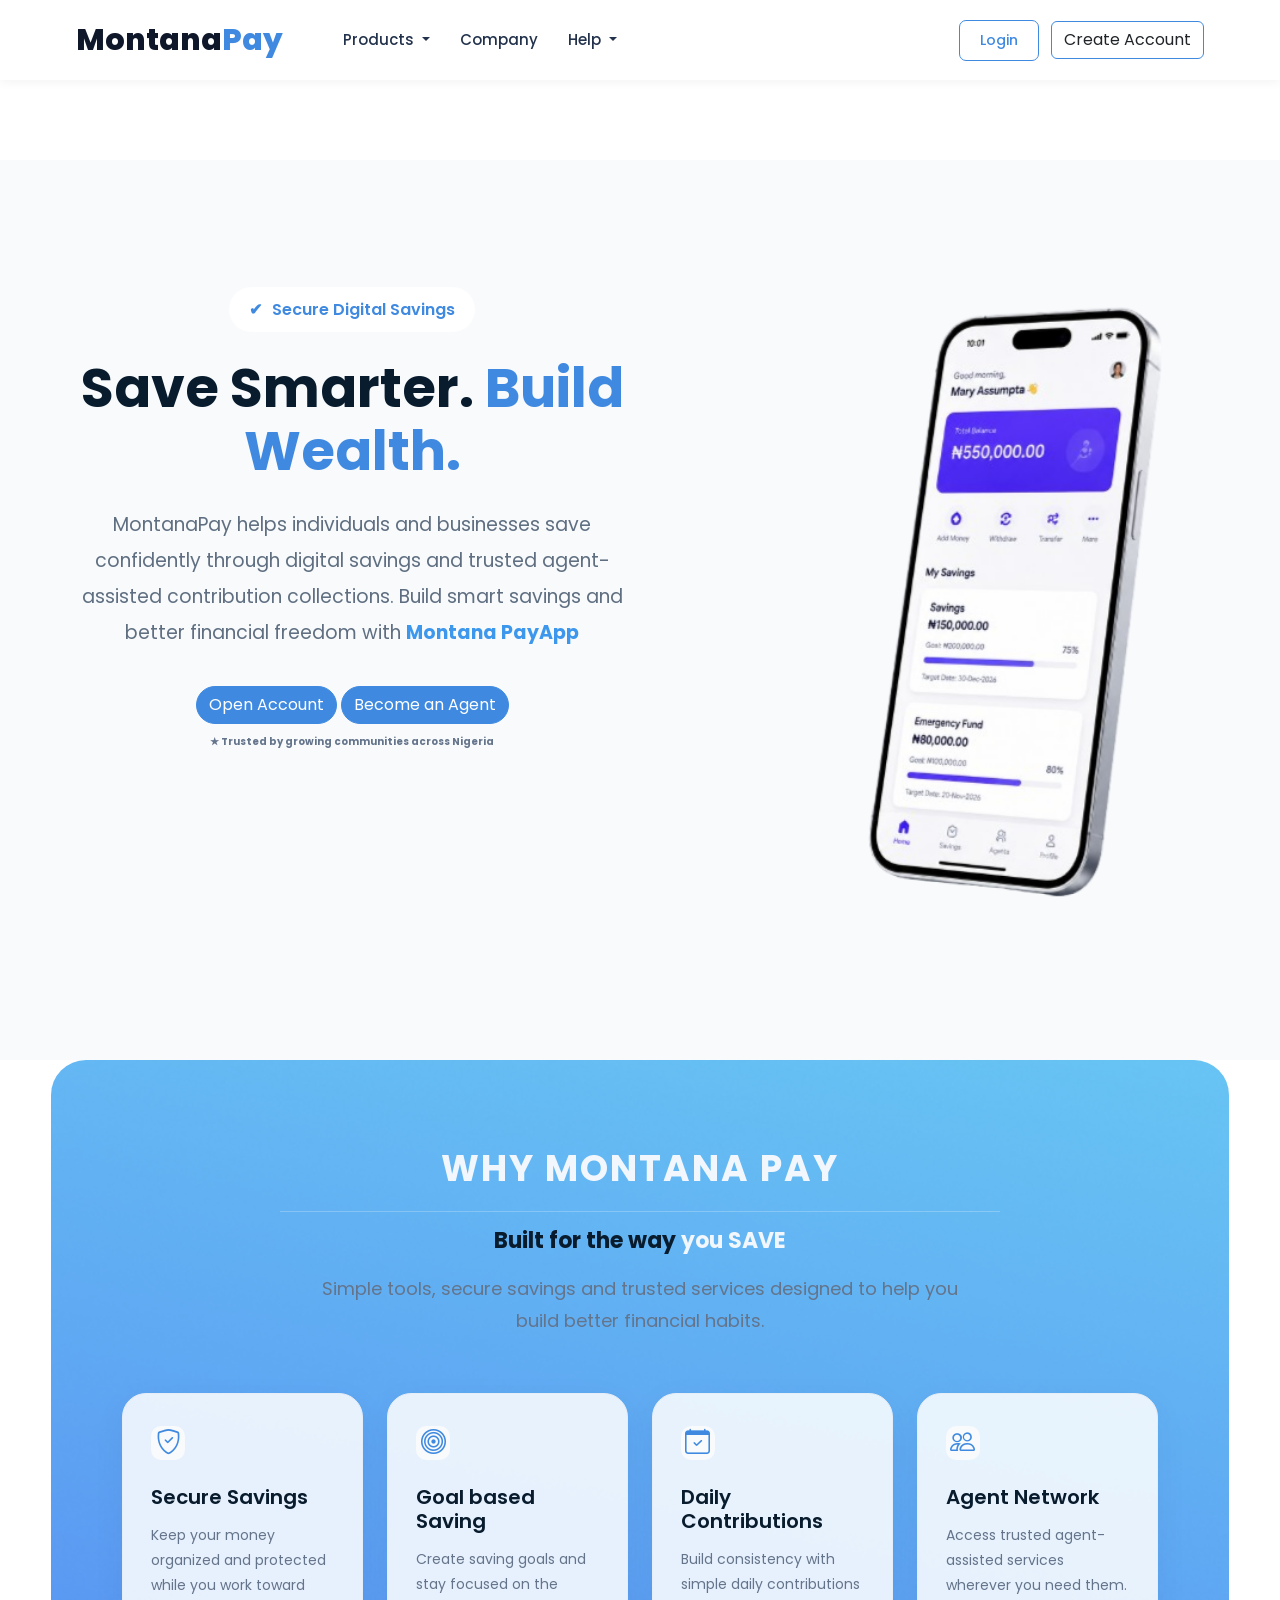
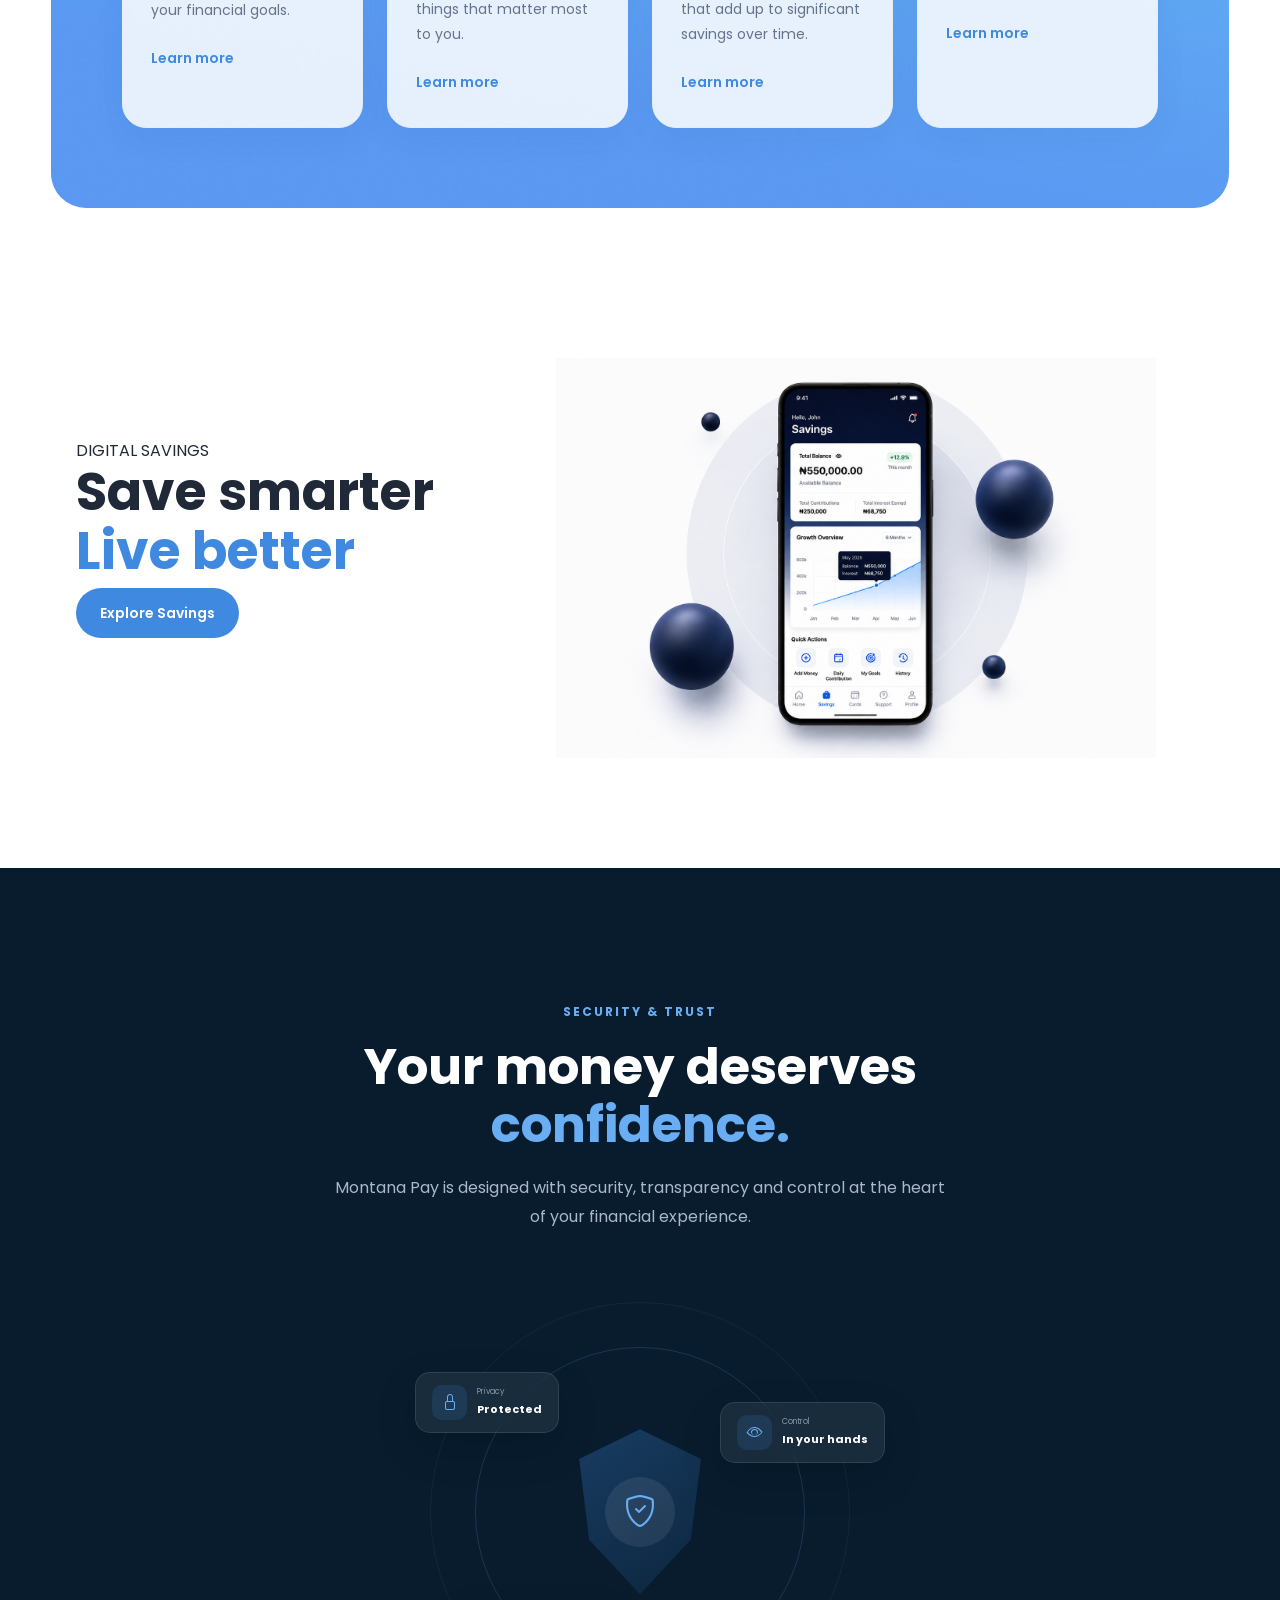
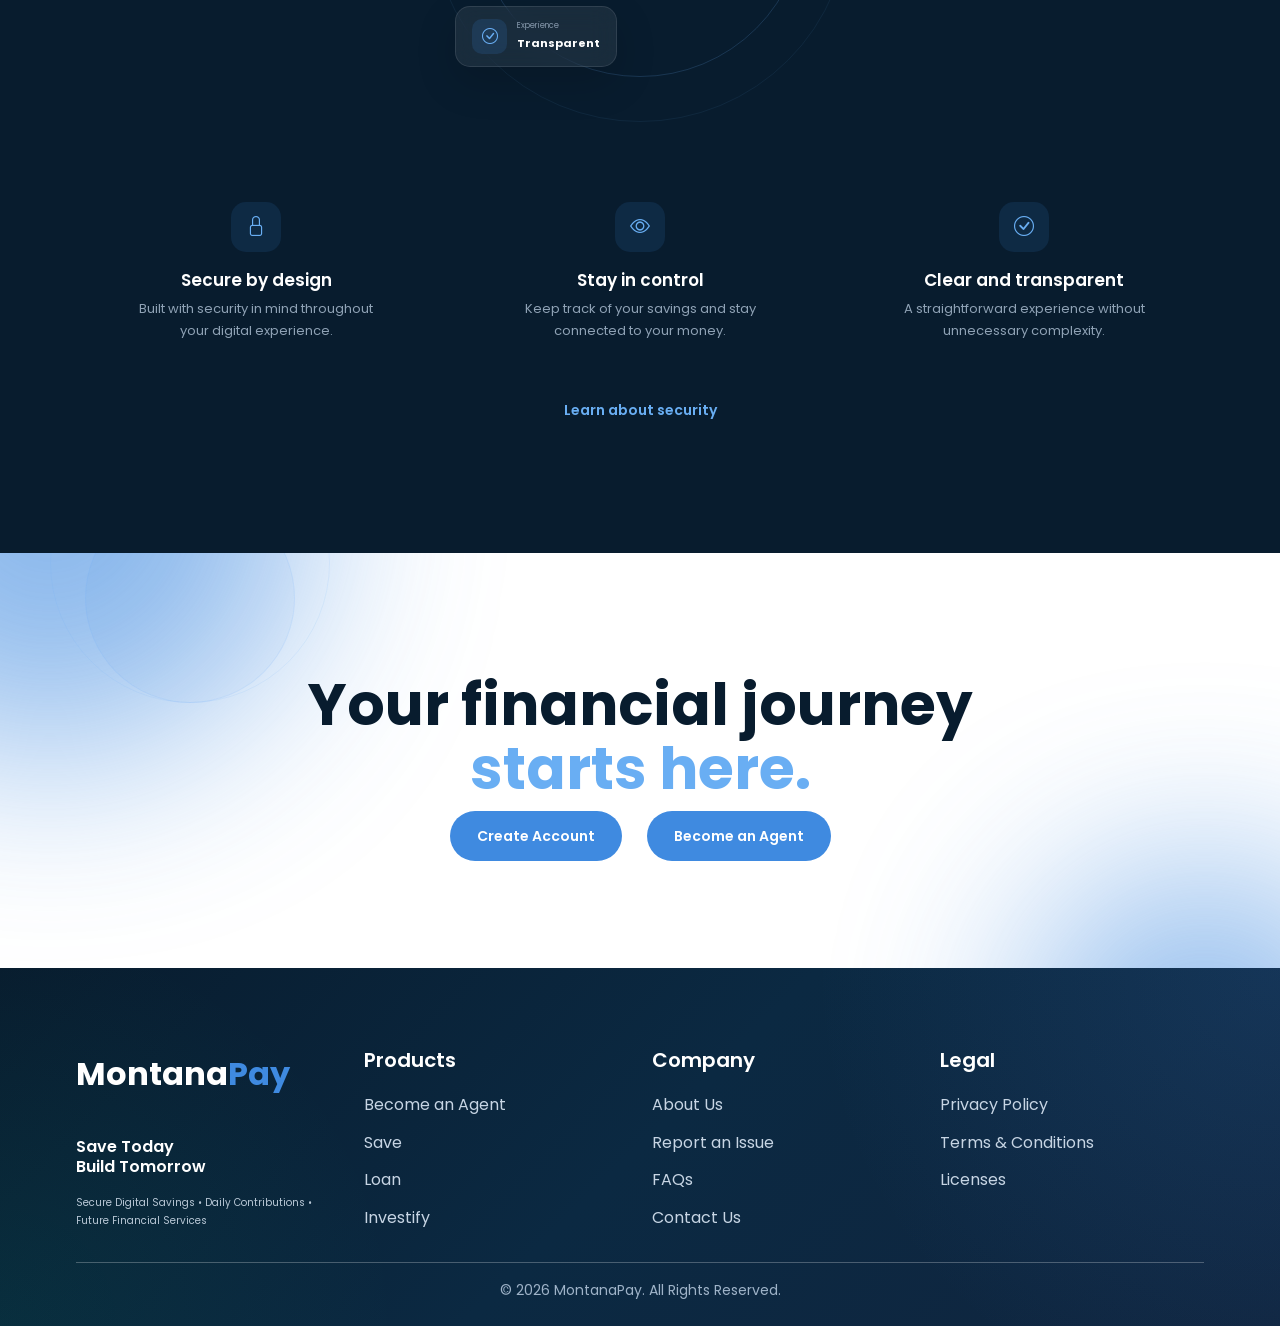
<file: index.html>
<!doctype html>
<html lang="en">
  <head>
    <meta charset="UTF-8" />
    <meta name="viewport" content="width=device-width, initial-scale=1.0" />
    <title>Montana Pay | Digital Savings</title>
    
    <!-- Google font -->
    <link
      href="https://fonts.googleapis.com/css2?family=Poppins:wght@300;400;500;600;700;800&display=swap"
      rel="stylesheet"/>

      <!-- Bootstrap -->
    <link
      href="https://cdn.jsdelivr.net/npm/bootstrap@5.3.8/dist/css/bootstrap.min.css"
      rel="stylesheet"
      integrity="sha384-sRIl4kxILFvY47J16cr9ZwB07vP4J8+LH7qKQnuqkuIAvNWLzeN8tE5YBujZqJLB"
      crossorigin="anonymous"/>

    <link rel="stylesheet" href="https://cdn.jsdelivr.net/npm/bootstrap-icons@1.11.3/font/bootstrap-icons.min.css">

    <!-- Existing stylesheet -->
    <link rel="stylesheet" href="style.css"/>
    
  </head>
  <body>
    <!-- Navigation -->
    <header class="site-header">
        <div class="container">

            <!-- Logo -->
            <a href="#" class="logo">
            Montana<span>Pay</span>
            </a>

            <!-- Mobile Toggle -->
            <button
            class="navbar-toggler"
            type="button"
            data-bs-toggle="collapse"
            data-bs-target="#navbarMenu"
            aria-controls="navbarMenu"
            aria-expanded="false"
            aria-label="Toggle navigation">
            <span></span>
            <span></span>
            <span></span>
            </button>

            <!-- Navigation Menu -->
            <div class="collapse navbar-collapse" id="navbarMenu">

                <nav class="main-nav">

                    <!-- Products -->
                    <div class="dropdown">
                        <button
                            class="nav-btn dropdown-toggle"
                            type="button"
                            data-bs-toggle="dropdown"
                            aria-expanded="false">
                            Products
                        </button>

                        <ul class="dropdown-menu">
                            <li><a class="dropdown-item" href="save.html">Savings</a></li>

                            <li><a class="dropdown-item" href="agent.html">Become an Agent</a></li>

                            <li><a class="dropdown-item" href="send.html">Send Money</a></li>
                        </ul>
                    </div>

                    <!-- Company -->
                    <a href="#" class="nav-link">Company</a>

                    <!-- Help -->
                    <div class="dropdown">
                        <button
                            class="nav-btn dropdown-toggle"
                            type="button"
                            data-bs-toggle="dropdown"
                            aria-expanded="false">
                            Help
                        </button>

                        <ul class="dropdown-menu">
                            <li><a class="dropdown-item" href="contact.html">Contact Us</a></li>

                            <li><a class="dropdown-item" href="faqs.html">FAQs</a></li>

                            <li><a class="dropdown-item" href="security.html">Security</a></li>
                        </ul>
                    </div>

                </nav> 
 
                <!-- Authentication Buttons -->
                <div class="auth-buttons">
                    <a href="login.html" class="btn login-btn">Login</a>
                    <a href="register.html" class="btn create-account-btn">Create Account</a>
                </div>
            </div>
        </div>
    </header>
  

    <!-- Hero Section -->
    <section class="hero">
      <div class="container">

        <div class="row">
            <div class="col-lg-6">
                <div class="hero-content">
                    <span>✔</span>Secure Digital Savings
                </div> 

                <h1>Save Smarter. <span>Build Wealth.</span></h1>
                <p>MontanaPay helps individuals and businesses save confidently through digital savings and trusted agent-assisted contribution collections.
                    Build smart savings and better financial freedom with <span>Montana PayApp</span></p>

                    <div class="hero-buttons">
                        <a href="#" class="btn hero-btn">Open Account</a>
                        <a href="#" class="btn hero-outline">Become an Agent</a>
                    </div>

                    <div class="hero-trust"> 
                        ★ Trusted by growing communities across Nigeria
                    </div>
            </div>

            <!-- Right side HERO IMAGE-->
            <div class="col-lg-6">
                <div class="hero-img">
                    <div id="carouselExampleAutoplaying" class="carousel slide" data-bs-ride="carousel">
                        <div class="carousel-inner">
                            <div class="carousel-item active">
                            <img src="images/mobile dashboard-bg.png" class="" alt="...">
                            </div>
 
                            <div class="carousel-item">
                            <img src="images/laptop dashboard-bg.png" class="" alt="...">
                            </div>

                            <div class="carousel-item">
                            <img src="images/mobile dashboard-bg.png" class="" alt="...">
                            </div>
                        </div>
                    </div>
                </div>
            </div>
        </div>
      </div>
    </section>


    <!-- Trust Section -->
    <section class="trust-section">
        <div class="container">
            <div class="trust-heading text-center">
                <span class="sect-label">WHY MONTANA PAY</span>
                <hr style="margin-top: -5px; color: #f1f7fd;">
                <h2>Built for the way <span>you SAVE</span></h2>

                <p>Simple tools, secure savings and trusted services designed to help you build better financial habits.</p>
            </div>

            <div class="row g-4 trust-cards">
                <div class="col-md-6 col-lg-3">
                    <div class="trust-card">
                        <div class="trust-icon">
                            <i class="bi bi-shield-check"></i>
                        </div> 

                        <h4>Secure Savings</h4>

                        <p>Keep your money organized and protected while you work toward your financial goals.</p>

                        <a href="#">Learn more</a>
                    </div>
                </div>

                
                <div class="col-md-6 col-lg-3">
                    <div class="trust-card">
                        <div class="trust-icon">
                            <i class="bi bi-bullseye"></i>
                        </div> 

                        <h4>Goal based Saving</h4>

                        <p>Create saving goals and stay focused on the things that matter most to you.</p>

                        <a href="#">Learn more</a>
                    </div>
                </div>

                
                <div class="col-md-6 col-lg-3">
                    <div class="trust-card">
                        <div class="trust-icon">
                            <i class="bi bi-calendar-check"></i>
                        </div> 

                        <h4>Daily Contributions</h4>

                        <p>Build consistency with simple daily contributions that add up to significant savings over time.</p>

                        <a href="#">Learn more</a>
                    </div>
                </div>

                
                <div class="col-md-6 col-lg-3">
                    <div class="trust-card">
                        <div class="trust-icon">
                            <i class="bi bi-people"></i>
                        </div> 

                        <h4>Agent Network</h4>

                        <p>Access trusted agent-assisted services wherever you need them.</p>

                        <a href="#">Learn more</a>
                    </div>
                </div>
            </div>
        </div>
    </section>


    <!-- Products Details 1 -->
    <section class="digi-savings">
        <div class="container">
            <div class="row align-items-center">
                <div class="col-lg-5">
                    <div class="digi-saving-text">
                        <span class="heading-label">DIGITAL SAVINGS</span>

                        <h2>Save smarter <span>Live better</span></h2>

                        <a href="save" class="savings-link">Explore Savings</a>
                    </div>
                </div>

                <div class="col-lg-7">
                    <div class="digi-saving-visual">

                        <div class="savings-app">
                            <img src="images/savings-ui.png" alt="MontanaPay savings">
                        </div>
                    </div>
                </div>
            </div>
        </div>
    </section>


    <!-- Security Section -->
    <section class="security-section">

        <!-- Decorative background elements -->

        <!-- <div class="security-glow security-glow-one"></div>
        <div class="security-glow security-glow-two"></div> -->

        <div class="container">

            <!-- Heading -->

            <div class="security-heading text-center">

                <span class="security-label">
                    SECURITY & TRUST
                </span>

                <h2>
                    Your money deserves
                    <span>confidence.</span>
                </h2>

                <p>
                    Montana Pay is designed with security,
                    transparency and control at the heart
                    of your financial experience.
                </p>

            </div>


            <!-- Security Visual -->

            <div class="security-visual">

                <div class="security-ring ring-one"></div>

                <div class="security-ring ring-two"></div>


                <!-- Main shield -->

                <div class="security-shield">

                    <div class="shield-icon">
                        <i class="bi bi-shield-check"></i>
                    </div>

                </div>


                <!-- Floating security items -->

                <div class="security-pill security-pill-one">

                    <span>
                        <i class="bi bi-lock"></i>
                    </span>

                    <div>
                        <small>Privacy</small>
                        <strong>Protected</strong>
                    </div>

                </div>


                <div class="security-pill security-pill-two">

                    <span>
                        <i class="bi bi-eye"></i>
                    </span>

                    <div>
                        <small>Control</small>
                        <strong>In your hands</strong>
                    </div>

                </div>


                <div class="security-pill security-pill-three">

                    <span>
                        <i class="bi bi-check-circle"></i>
                    </span>

                    <div>
                        <small>Experience</small>
                        <strong>Transparent</strong>
                    </div>

                </div>

            </div>


            <!-- Security Points -->

            <div class="row security-points">

                <div class="col-md-4">

                    <div class="security-point">

                        <div class="security-point-icon">
                            <i class="bi bi-lock"></i>
                        </div>

                        <h4>
                            Secure by design
                        </h4>

                        <p>
                            Built with security in mind
                            throughout your digital experience.
                        </p>

                    </div>

                </div>


                <div class="col-md-4">

                    <div class="security-point">

                        <div class="security-point-icon">
                            <i class="bi bi-eye"></i>
                        </div>

                        <h4>
                            Stay in control
                        </h4>

                        <p>
                            Keep track of your savings and
                            stay connected to your money.
                        </p>

                    </div>

                </div>


                <div class="col-md-4">

                    <div class="security-point">

                        <div class="security-point-icon">
                            <i class="bi bi-check-circle"></i>
                        </div>

                        <h4>
                            Clear and transparent
                        </h4>

                        <p>
                            A straightforward experience
                            without unnecessary complexity.
                        </p>

                    </div>

                </div>

            </div>


            <!-- CTA -->

            <div class="security-cta">

                <a href="security">
                    Learn about security
                </a>

            </div>

        </div>

    </section>


    <!-- Call To Action Section -->
    <section class="final-cta">
        <!-- decorative element -->
        <div class="cta-glow cta-glow-one"></div>
        <div class="cta-glow cta-glow-two"></div>
        <div class="cta-circle cta-circle-one"></div>
        <div class="cta-circle cta-circle-two"></div>

        <div class="container">
            <div class="cta-content"> <span class="START YOUR JOURNEY"></span>

                <h2>Your financial journey <span>starts here.</span></h2>

                <div class="cta-btn">
                    <div>
                         <a href="register.html
                         " class="cta-primary">Create Account</a>
                    </div>
                    <div>
                        <a href="agent.html" class="cta-secondary">Become an Agent</a>
                    </div>
                </div>
            </div>
        </div>
    </section>


    

    <footer class="footer">
        <div class="container">

            <div class="row gy-4">

                <div class="col-sm-12 col-md-6 col-lg-3">
                    <div class="logo">
                        Montana<span>Pay</span>
                    </div>

                    <h6>Save Today <br>Build Tomorrow</h6>

                    <p class="footer-text">
                        Secure Digital Savings • Daily Contributions • Future Financial Services
                    </p>
                </div>

                <div class="col-sm-12 col-md-6 col-lg-3">

                    <h5>Products</h5>

                    <ul class="footer-links">
                        <li><a href="#">Become an Agent</a></li>
                        <li><a href="#">Save</a></li>
                        <li><a href="#">Loan</a></li>
                        <li><a href="#">Investify</a></li>
                    </ul>

                </div>

                <div class="col-sm-12 col-md-6 col-lg-3">

                    <h5>Company</h5>

                    <ul class="footer-links">
                        <li><a href="#">About Us</a></li>
                        <li><a href="#">Report an Issue</a></li>
                        <li><a href="#">FAQs</a></li>
                        <li><a href="#">Contact Us</a></li>
                    </ul>

                </div>

                <div class="col-sm-12 col-md-6 col-lg-3">

                    <h5>Legal</h5>

                    <ul class="footer-links">
                        <li><a href="#">Privacy Policy</a></li>
                        <li><a href="#">Terms & Conditions</a></li>
                        <li><a href="#">Licenses</a></li>
                    </ul>

                </div>

            </div>

            <hr>

            <div class="copyright">
                © 2026 MontanaPay. All Rights Reserved.
            </div>

        </div>
    </footer>

    <script
      src="https://cdn.jsdelivr.net/npm/@popperjs/core@2.11.8/dist/umd/popper.min.js"
      integrity="sha384-I7E8VVD/ismYTF4hNIPjVp/Zjvgyol6VFvRkX/vR+Vc4jQkC+hVqc2pM8ODewa9r"
      crossorigin="anonymous"
    ></script>
    <script
      src="https://cdn.jsdelivr.net/npm/bootstrap@5.3.8/dist/js/bootstrap.min.js"
      integrity="sha384-G/EV+4j2dNv+tEPo3++6LCgdCROaejBqfUeNjuKAiuXbjrxilcCdDz6ZAVfHWe1Y"
      crossorigin="anonymous"
    ></script>
  </body>
</html>
</file>
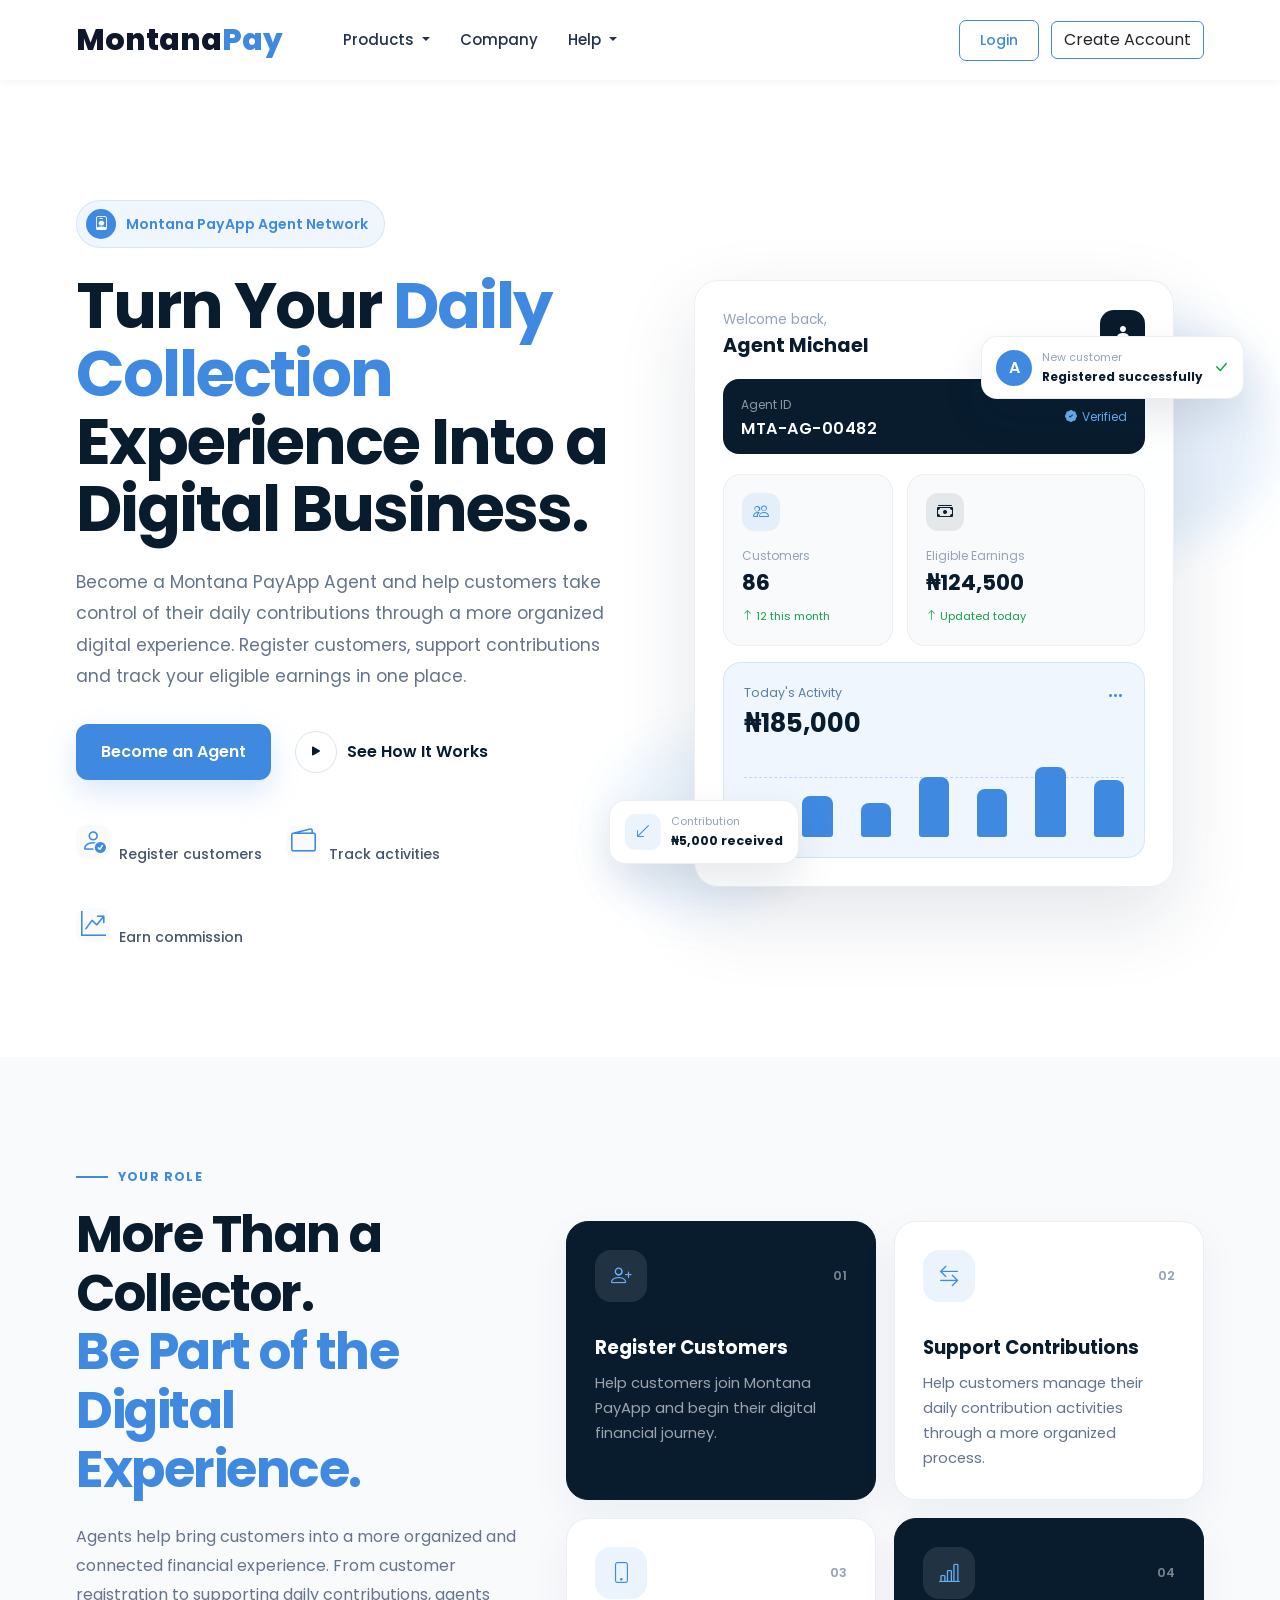
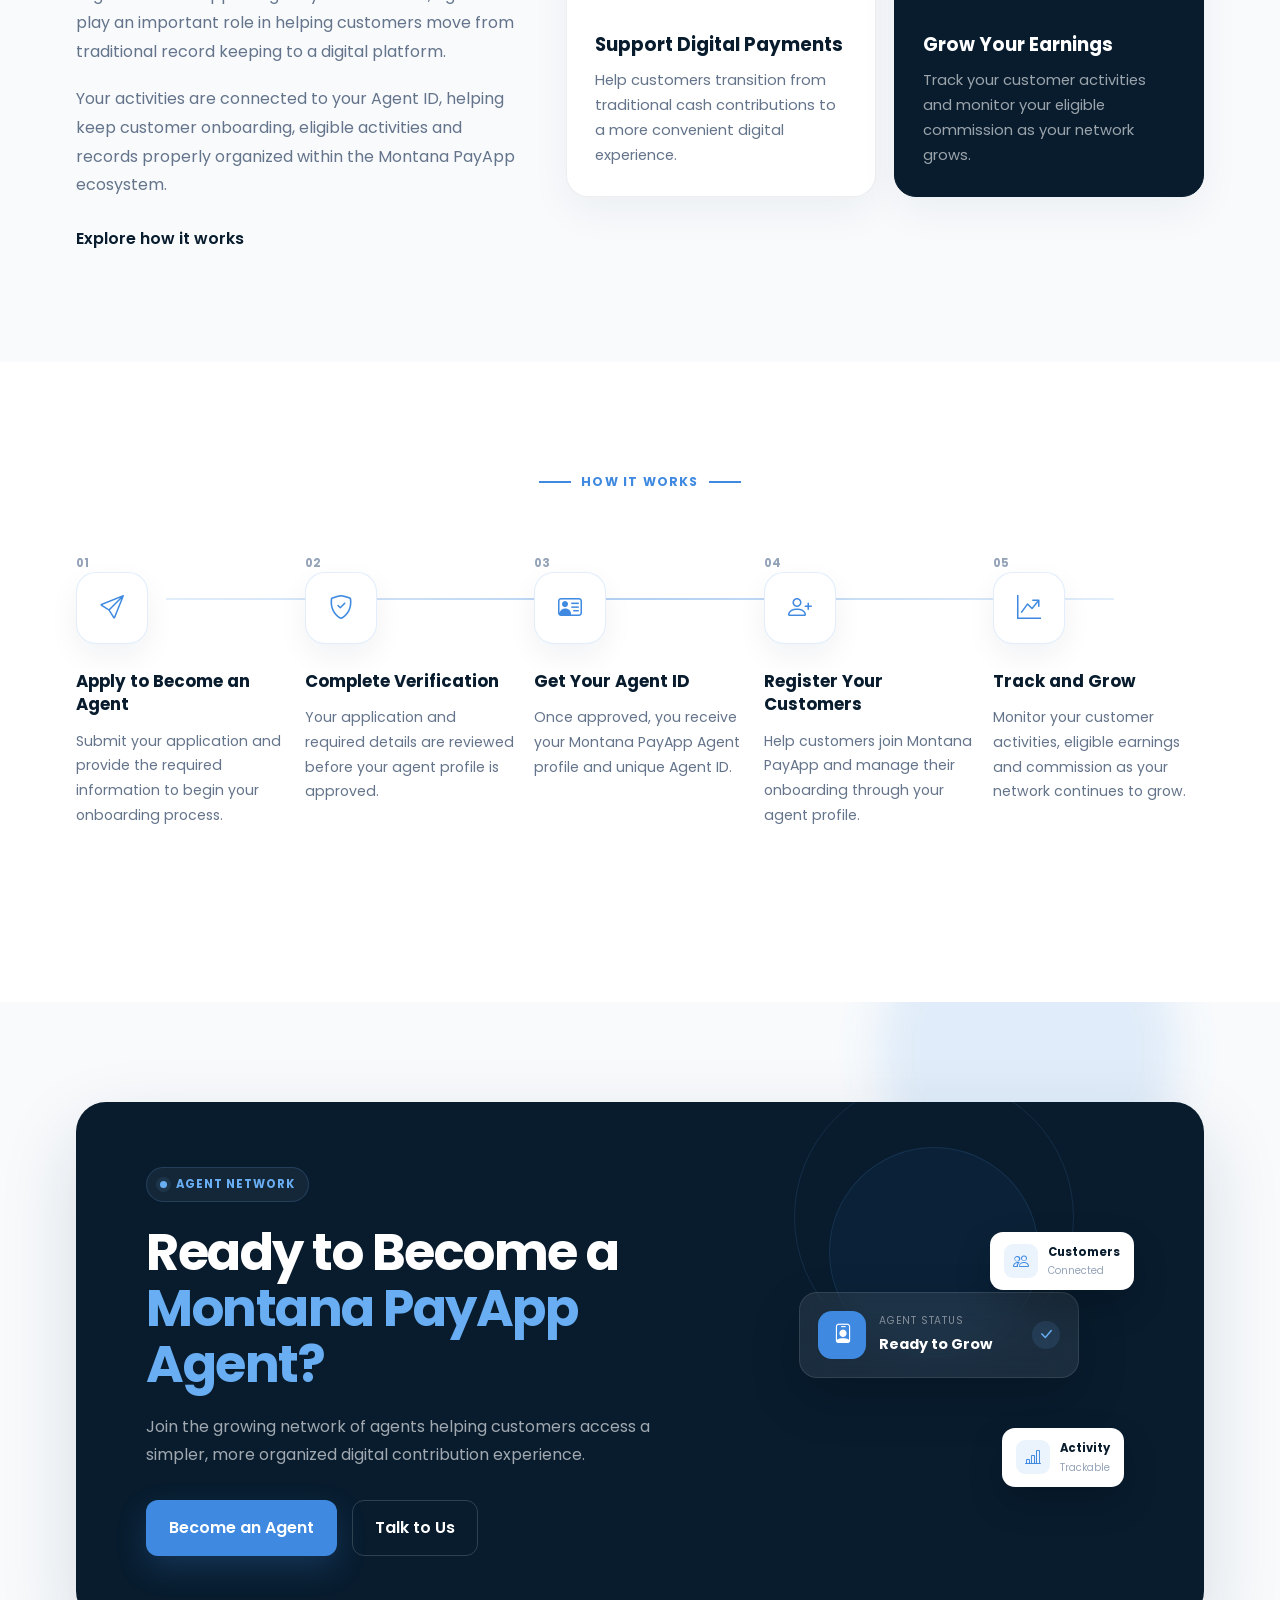
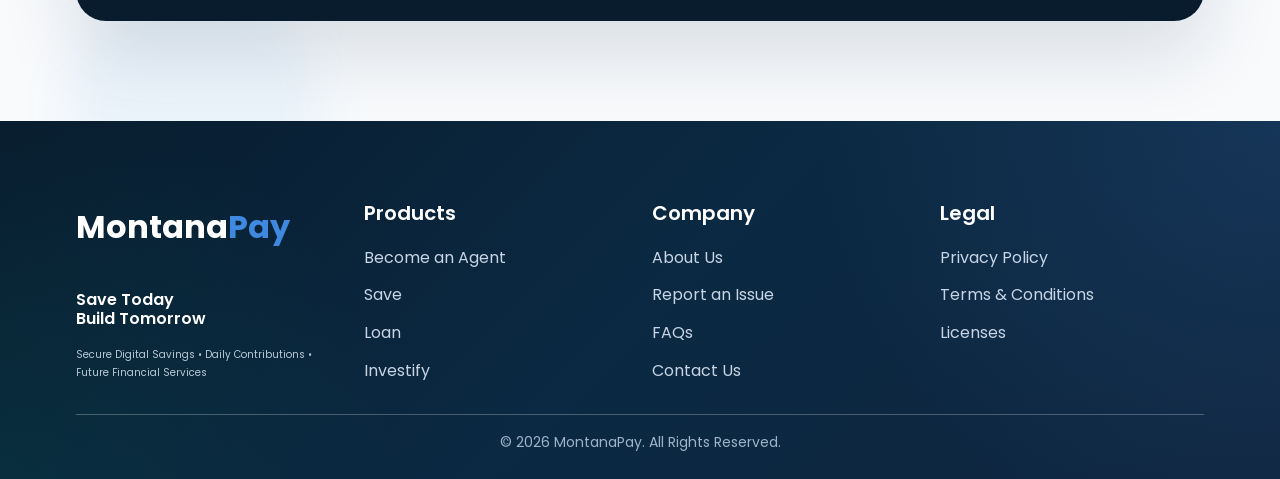
<file: agent.html>
<!doctype html>
<html lang="en">
  <head>
    <meta charset="UTF-8" />
    <meta name="viewport" content="width=device-width, initial-scale=1.0" />
    <title>Montana Pay | Agent</title>
    
    <!-- Google font -->
    <link
      href="https://fonts.googleapis.com/css2?family=Poppins:wght@300;400;500;600;700;800&display=swap"
      rel="stylesheet"/>

      <!-- Bootstrap -->
    <link
      href="https://cdn.jsdelivr.net/npm/bootstrap@5.3.8/dist/css/bootstrap.min.css"
      rel="stylesheet"
      integrity="sha384-sRIl4kxILFvY47J16cr9ZwB07vP4J8+LH7qKQnuqkuIAvNWLzeN8tE5YBujZqJLB"
      crossorigin="anonymous"/>

    <link rel="stylesheet" href="https://cdn.jsdelivr.net/npm/bootstrap-icons@1.11.3/font/bootstrap-icons.min.css">

    <!-- Existing stylesheet -->
    <link rel="stylesheet" href="style.css"/>

  </head>
  <body>
    <!-- Navigation -->
    <header class="site-header">
        <div class="container">

            <!-- Logo -->
            <a href="#" class="logo">
            Montana<span>Pay</span>
            </a>

            <!-- Mobile Toggle -->
            <button
            class="navbar-toggler"
            type="button"
            data-bs-toggle="collapse"
            data-bs-target="#navbarMenu"
            aria-controls="navbarMenu"
            aria-expanded="false"
            aria-label="Toggle navigation">
            <span></span>
            <span></span>
            <span></span>
            </button>

            <!-- Navigation Menu -->
            <div class="collapse navbar-collapse" id="navbarMenu">

                <nav class="main-nav">

                    <!-- Products -->
                    <div class="dropdown">
                        <button
                            class="nav-btn dropdown-toggle"
                            type="button"
                            data-bs-toggle="dropdown"
                            aria-expanded="false">
                            Products
                        </button>

                        <ul class="dropdown-menu">
                            <li><a class="dropdown-item" href="save.html">Savings</a></li>

                            <li><a class="dropdown-item" href="agent.html">Become an Agent</a></li>

                            <li><a class="dropdown-item" href="send.html">Send Money</a></li>
                        </ul>
                    </div>

                    <!-- Company -->
                    <a href="#" class="nav-link">Company</a>

                    <!-- Help -->
                    <div class="dropdown">
                        <button
                            class="nav-btn dropdown-toggle"
                            type="button"
                            data-bs-toggle="dropdown"
                            aria-expanded="false">
                            Help
                        </button>

                        <ul class="dropdown-menu">
                            <li><a class="dropdown-item" href="contact.html">Contact Us</a></li>

                            <li><a class="dropdown-item" href="faqs.html">FAQs</a></li>

                            <li><a class="dropdown-item" href="security.html">Security</a></li>
                        </ul>
                    </div>

                </nav> 
 
                <!-- Authentication Buttons -->
                <div class="auth-buttons">
                    <a href="login.html" class="btn login-btn">Login</a>
                    <a href="register.html" class="btn create-account-btn">Create Account</a>
                </div>
            </div>
        </div>
    </header>
  

     <!-- AGENT HERO SECTION -->
<section class="agent-hero">
    <div class="container">

        <div class="row align-items-center g-5">

            <!-- LEFT CONTENT -->
            <div class="col-lg-6">

                <div class="agent-badge">
                    <span class="agent-badge-icon">
                        <i class="bi bi-person-badge"></i>
                    </span>
                    Montana PayApp Agent Network
                </div>

                <h1 class="agent-hero-title">
                    Turn Your <span>Daily Collection</span>
                    Experience Into a Digital Business.
                </h1>

                <p class="agent-hero-text">
                    Become a Montana PayApp Agent and help customers take control
                    of their daily contributions through a more organized digital
                    experience. Register customers, support contributions and
                    track your eligible earnings in one place.
                </p>

                <div class="agent-hero-actions">

                    <a href="#" class="btn agent-primary-btn">
                        Become an Agent
                    </a>

                    <a href="#how-it-works" class="agent-secondary-btn">
                        <span class="play-icon">
                            <i class="bi bi-play-fill"></i>
                        </span>
                        See How It Works
                    </a>

                </div>


                <!-- HERO TRUST POINTS -->
                <div class="agent-trust-points">

                    <div class="trust-item">
                        <div class="trust-icon">
                            <i class="bi bi-person-check"></i>
                        </div>
                        <span>Register customers</span>
                    </div>

                    <div class="trust-item">
                        <div class="trust-icon">
                            <i class="bi bi-wallet2"></i>
                        </div>
                        <span>Track activities</span>
                    </div>

                    <div class="trust-item">
                        <div class="trust-icon">
                            <i class="bi bi-graph-up-arrow"></i>
                        </div>
                        <span>Earn commission</span>
                    </div>

                </div>

            </div>


            <!-- RIGHT DASHBOARD VISUAL -->
            <div class="col-lg-6">

                <div class="agent-dashboard-wrapper">


                    <!-- BACKGROUND GLOW -->
                    <div class="agent-glow agent-glow-one"></div>
                    <div class="agent-glow agent-glow-two"></div>


                    <!-- MAIN DASHBOARD -->
                    <div class="agent-dashboard">

                        <!-- DASHBOARD HEADER -->
                        <div class="agent-dashboard-top">

                            <div>
                                <p class="dashboard-small-text">
                                    Welcome back,
                                </p>

                                <h4>Agent Michael</h4>
                            </div>

                            <div class="agent-profile-icon">
                                <i class="bi bi-person-fill"></i>
                            </div>

                        </div>


                        <!-- AGENT ID -->
                        <div class="agent-id-card">

                            <div>
                                <p>Agent ID</p>
                                <h5>MTA-AG-00482</h5>
                            </div>

                            <div class="verified-agent">
                                <i class="bi bi-patch-check-fill"></i>
                                Verified
                            </div>

                        </div>


                        <!-- STATS -->
                        <div class="agent-stats-row">

                            <div class="agent-stat-card">
                                <div class="stat-icon orange">
                                    <i class="bi bi-people"></i>
                                </div>

                                <p>Customers</p>
                                <h3>86</h3>

                                <span class="stat-growth">
                                    <i class="bi bi-arrow-up"></i>
                                    12 this month
                                </span>
                            </div>


                            <div class="agent-stat-card">
                                <div class="stat-icon dark">
                                    <i class="bi bi-cash-stack"></i>
                                </div>

                                <p>Eligible Earnings</p>
                                <h3>₦124,500</h3>

                                <span class="stat-growth">
                                    <i class="bi bi-arrow-up"></i>
                                    Updated today
                                </span>
                            </div>

                        </div>


                        <!-- ACTIVITY -->
                        <div class="agent-activity-card">

                            <div class="activity-header">
                                <div>
                                    <p>Today's Activity</p>
                                    <h4>₦185,000</h4>
                                </div>

                                <div class="activity-menu">
                                    <i class="bi bi-three-dots"></i>
                                </div>
                            </div>


                            <div class="activity-chart">

                                <div class="chart-line"></div>

                                <div class="chart-bars">
                                    <span></span>
                                    <span></span>
                                    <span></span>
                                    <span></span>
                                    <span></span>
                                    <span></span>
                                    <span></span>
                                </div>

                            </div>

                        </div>

                    </div>


                    <!-- FLOATING CUSTOMER CARD -->
                    <div class="floating-customer-card">

                        <div class="floating-avatar">
                            A
                        </div>

                        <div>
                            <small>New customer</small>
                            <strong>Registered successfully</strong>
                        </div>

                        <div class="success-icon">
                            <i class="bi bi-check-lg"></i>
                        </div>

                    </div>


                    <!-- FLOATING PAYMENT CARD -->
                    <div class="floating-payment-card">

                        <div class="payment-icon">
                            <i class="bi bi-arrow-down-left"></i>
                        </div>

                        <div>
                            <small>Contribution</small>
                            <strong>₦5,000 received</strong>
                        </div>

                    </div>

                </div>

            </div>

        </div>

    </div>
</section>

     <!-- AGENT INTRO SECTION -->

<section class="agent-intro">
    <div class="container">

        <div class="row align-items-center g-5">

            <!-- LEFT CONTENT -->
            <div class="col-lg-5">

                <div class="section-tag">
                    <span></span>
                    YOUR ROLE
                </div>

                <h2 class="agent-intro-title">
                    More Than a Collector.
                    <span>Be Part of the Digital Experience.</span>
                </h2>

                <p class="agent-intro-text">
                    Agents help bring customers into a more
                    organized and connected financial experience. From customer
                    registration to supporting daily contributions, agents play
                    an important role in helping customers move from traditional
                    record keeping to a digital platform.
                </p>

                <p class="agent-intro-text">
                    Your activities are connected to your Agent ID, helping keep
                    customer onboarding, eligible activities and records properly
                    organized within the Montana PayApp ecosystem.
                </p>

                <a href="#how-it-works" class="agent-intro-link">
                    Explore how it works
                </a>

            </div>


            <!-- RIGHT FEATURES -->
            <div class="col-lg-7">

                <div class="agent-role-grid">

                    <!-- CARD 1 -->
                    <div class="agent-role-card featured-role-card">

                        <div class="role-card-top">
                            <div class="role-icon">
                                <i class="bi bi-person-plus"></i>
                            </div>

                            <span>01</span>
                        </div>

                        <h4>Register Customers</h4>

                        <p>
                            Help customers join Montana PayApp and begin
                            their digital financial journey.
                        </p>

                    </div>


                    <!-- CARD 2 -->
                    <div class="agent-role-card">

                        <div class="role-card-top">
                            <div class="role-icon">
                                <i class="bi bi-arrow-left-right"></i>
                            </div>

                            <span>02</span>
                        </div>

                        <h4>Support Contributions</h4>

                        <p>
                            Help customers manage their daily contribution
                            activities through a more organized process.
                        </p>

                    </div>


                    <!-- CARD 3 -->
                    <div class="agent-role-card">

                        <div class="role-card-top">
                            <div class="role-icon">
                                <i class="bi bi-phone"></i>
                            </div>

                            <span>03</span>
                        </div>

                        <h4>Support Digital Payments</h4>

                        <p>
                            Help customers transition from traditional cash
                            contributions to a more convenient digital experience.
                        </p>

                    </div>


                    <!-- CARD 4 -->
                    <div class="agent-role-card featured-role-card">

                        <div class="role-card-top">
                            <div class="role-icon">
                                <i class="bi bi-bar-chart-line"></i>
                            </div>

                            <span>04</span>
                        </div>

                        <h4>Grow Your Earnings</h4>

                        <p>
                            Track your customer activities and monitor your
                            eligible commission as your network grows.
                        </p>

                    </div>

                </div>

            </div>

        </div>

    </div>
</section>

<!-- HOW IT WORKS SECTION -->
<section class="agent-how-it-works" id="how-it-works">

    <div class="container">

        <!-- SECTION HEADER -->
        <div class="agent-process-header text-center">

            <div class="section-tag justify-content-center">
                <span></span>
                HOW IT WORKS
                <span></span>
            </div>
        </div>


        <!-- PROCESS STEPS -->
        <div class="agent-process">

            <!-- CONNECTING LINE -->
            <div class="process-line"></div>


            <!-- STEP 01 -->
            <div class="process-step">

                <div class="process-number">
                    <span>01</span>
                    <div class="process-icon">
                        <i class="bi bi-send"></i>
                    </div>
                </div>

                <div class="process-content">

                    <h4>Apply to Become an Agent</h4>

                    <p>
                        Submit your application and provide the required
                        information to begin your onboarding process.
                    </p>

                </div>

            </div>


            <!-- STEP 02 -->
            <div class="process-step">

                <div class="process-number">
                    <span>02</span>
                    <div class="process-icon">
                        <i class="bi bi-shield-check"></i>
                    </div>
                </div>

                <div class="process-content">

                    <h4>Complete Verification</h4>

                    <p>
                        Your application and required details are reviewed
                        before your agent profile is approved.
                    </p>

                </div>

            </div>


            <!-- STEP 03 -->
            <div class="process-step">

                <div class="process-number">
                    <span>03</span>
                    <div class="process-icon">
                        <i class="bi bi-person-vcard"></i>
                    </div>
                </div>

                <div class="process-content">

                    <h4>Get Your Agent ID</h4>

                    <p>
                        Once approved, you receive your Montana PayApp
                        Agent profile and unique Agent ID.
                    </p>

                </div>

            </div>


            <!-- STEP 04 -->
            <div class="process-step">

                <div class="process-number">
                    <span>04</span>
                    <div class="process-icon">
                        <i class="bi bi-person-plus"></i>
                    </div>
                </div>

                <div class="process-content">

                    <h4>Register Your Customers</h4>

                    <p>
                        Help customers join Montana PayApp and manage their
                        onboarding through your agent profile.
                    </p>

                </div>

            </div>


            <!-- STEP 05 -->
            <div class="process-step">

                <div class="process-number">
                    <span>05</span>
                    <div class="process-icon">
                        <i class="bi bi-graph-up-arrow"></i>
                    </div>
                </div>

                <div class="process-content">

                    <h4>Track and Grow</h4>

                    <p>
                        Monitor your customer activities, eligible earnings
                        and commission as your network continues to grow.
                    </p>

                </div>

            </div>

        </div>
    </div>
</section>


     <!-- FINAL AGENT CTA -->
<section class="agent-final-cta">

    <div class="agent-cta-glow agent-cta-glow-one"></div>
    <div class="agent-cta-glow agent-cta-glow-two"></div>

    <div class="container">

        <div class="agent-final-cta-box">

            <!-- CONTENT -->
            <div class="agent-final-cta-content">

                <div class="agent-final-cta-badge">
                    <span class="cta-status-dot"></span>
                    AGENT NETWORK
                </div>

                <h2>
                    Ready to Become a
                    <span>Montana PayApp Agent?</span>
                </h2>

                <p>
                    Join the growing network of agents helping customers
                    access a simpler, more organized digital contribution
                    experience.
                </p>

                <div class="agent-final-cta-actions">

                    <a href="#" class="agent-final-primary-btn">
                        Become an Agent
                    </a>

                    <a href="contact.html" class="agent-final-secondary-btn">
                        Talk to Us
                    </a>

                </div>

            </div>


            <!-- VISUAL -->
            <div class="agent-final-cta-visual">

                <div class="cta-circle cta-circle-one"></div>
                <div class="cta-circle cta-circle-two"></div>

                <div class="cta-agent-card">

                    <div class="cta-agent-icon">
                        <i class="bi bi-person-badge"></i>
                    </div>

                    <div>
                        <span>AGENT STATUS</span>
                        <strong>Ready to Grow</strong>
                    </div>

                    <div class="cta-check">
                        <i class="bi bi-check-lg"></i>
                    </div>

                </div>


                <div class="cta-mini-card cta-mini-one">
                    <i class="bi bi-people"></i>
                    <div>
                        <strong>Customers</strong>
                        <small>Connected</small>
                    </div>
                </div>


                <div class="cta-mini-card cta-mini-two">
                    <i class="bi bi-bar-chart-line"></i>
                    <div>
                        <strong>Activity</strong>
                        <small>Trackable</small>
                    </div>
                </div>

            </div>

        </div>

    </div>

</section>


     

    <footer class="footer">
        <div class="container">

            <div class="row gy-4">

                <div class="col-sm-12 col-md-6 col-lg-3">
                    <div class="logo">
                        Montana<span>Pay</span>
                    </div>

                    <h6>Save Today <br>Build Tomorrow</h6>

                    <p class="footer-text">
                        Secure Digital Savings • Daily Contributions • Future Financial Services
                    </p>
                </div>

                <div class="col-sm-12 col-md-6 col-lg-3">

                    <h5>Products</h5>

                    <ul class="footer-links">
                        <li><a href="#">Become an Agent</a></li>
                        <li><a href="#">Save</a></li>
                        <li><a href="#">Loan</a></li>
                        <li><a href="#">Investify</a></li>
                    </ul>

                </div>

                <div class="col-sm-12 col-md-6 col-lg-3">

                    <h5>Company</h5>

                    <ul class="footer-links">
                        <li><a href="#">About Us</a></li>
                        <li><a href="#">Report an Issue</a></li>
                        <li><a href="#">FAQs</a></li>
                        <li><a href="#">Contact Us</a></li>
                    </ul>

                </div>

                <div class="col-sm-12 col-md-6 col-lg-3">

                    <h5>Legal</h5>

                    <ul class="footer-links">
                        <li><a href="#">Privacy Policy</a></li>
                        <li><a href="#">Terms & Conditions</a></li>
                        <li><a href="#">Licenses</a></li>
                    </ul>

                </div>

            </div>

            <hr>

            <div class="copyright">
                © 2026 MontanaPay. All Rights Reserved.
            </div>

        </div>
    </footer>

    <script
      src="https://cdn.jsdelivr.net/npm/@popperjs/core@2.11.8/dist/umd/popper.min.js"
      integrity="sha384-I7E8VVD/ismYTF4hNIPjVp/Zjvgyol6VFvRkX/vR+Vc4jQkC+hVqc2pM8ODewa9r"
      crossorigin="anonymous"
    ></script>

    <script
      src="https://cdn.jsdelivr.net/npm/bootstrap@5.3.8/dist/js/bootstrap.min.js"
      integrity="sha384-G/EV+4j2dNv+tEPo3++6LCgdCROaejBqfUeNjuKAiuXbjrxilcCdDz6ZAVfHWe1Y"
      crossorigin="anonymous"
    ></script>

  </body>
</html>
</file>
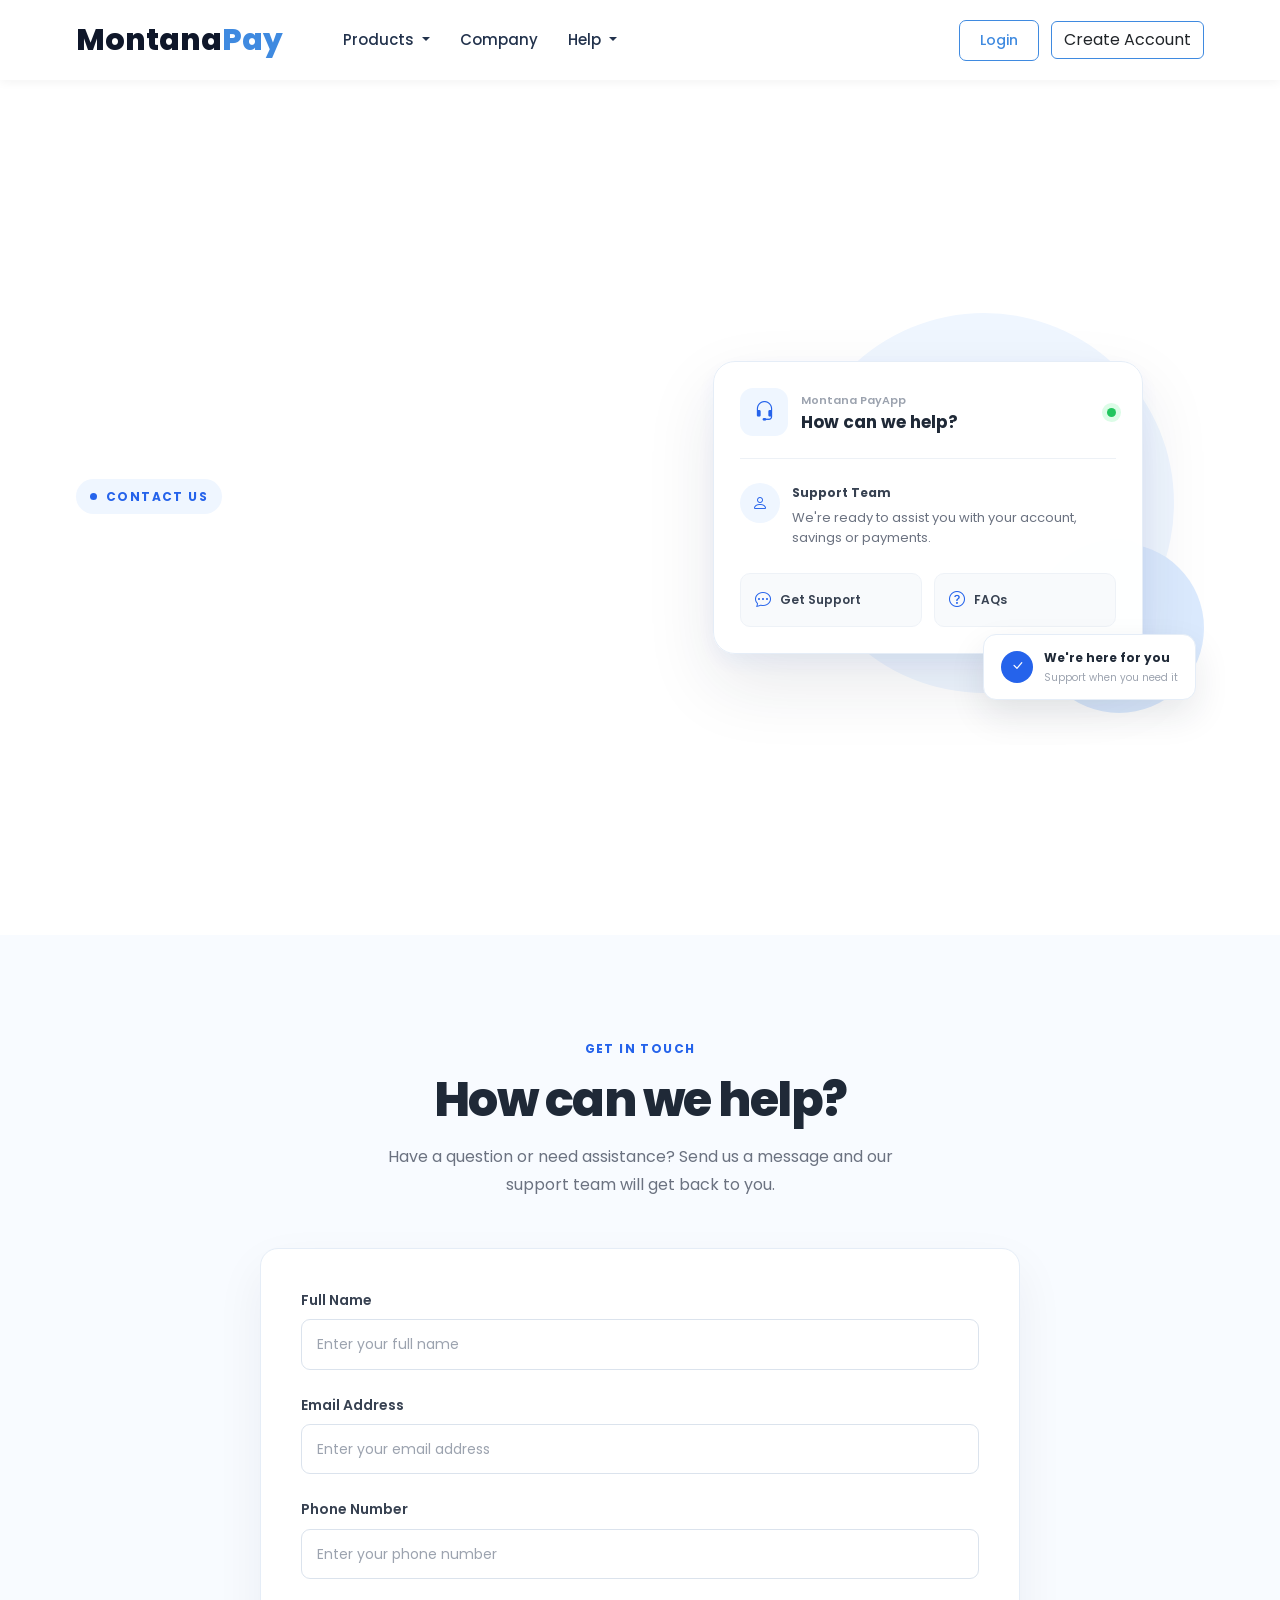
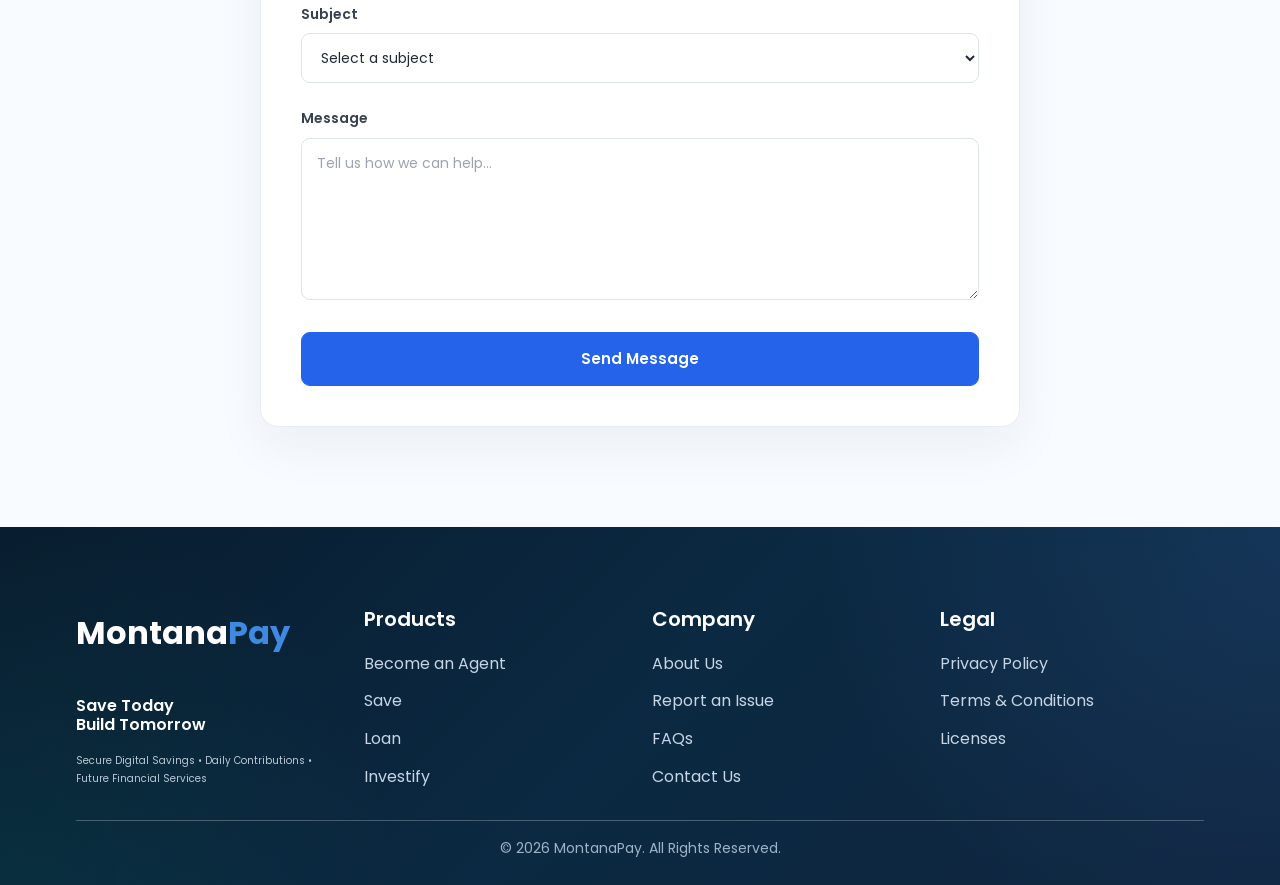
<file: contact.html>
<!doctype html>
<html lang="en">
  <head>
    <meta charset="UTF-8" />
    <meta name="viewport" content="width=device-width, initial-scale=1.0" />
    <title>Montana Pay | Agent</title>
    
    <!-- Google font -->
    <link
      href="https://fonts.googleapis.com/css2?family=Poppins:wght@300;400;500;600;700;800&display=swap"
      rel="stylesheet"/>

      <!-- Bootstrap -->
    <link
      href="https://cdn.jsdelivr.net/npm/bootstrap@5.3.8/dist/css/bootstrap.min.css"
      rel="stylesheet"
      integrity="sha384-sRIl4kxILFvY47J16cr9ZwB07vP4J8+LH7qKQnuqkuIAvNWLzeN8tE5YBujZqJLB"
      crossorigin="anonymous"/>

    <link rel="stylesheet" href="https://cdn.jsdelivr.net/npm/bootstrap-icons@1.11.3/font/bootstrap-icons.min.css">

    <!-- Existing stylesheet -->
    <link rel="stylesheet" href="style.css" />

  </head>
  <body>
    <!-- Navigation -->
    <header class="site-header">
        <div class="container">

            <!-- Logo -->
            <a href="#" class="logo">
            Montana<span>Pay</span>
            </a>

            <!-- Mobile Toggle -->
            <button
            class="navbar-toggler"
            type="button"
            data-bs-toggle="collapse"
            data-bs-target="#navbarMenu"
            aria-controls="navbarMenu"
            aria-expanded="false"
            aria-label="Toggle navigation">
            <span></span>
            <span></span>
            <span></span>
            </button>

            <!-- Navigation Menu -->
            <div class="collapse navbar-collapse" id="navbarMenu">

                <nav class="main-nav">

                    <!-- Products -->
                    <div class="dropdown">
                        <button
                            class="nav-btn dropdown-toggle"
                            type="button"
                            data-bs-toggle="dropdown"
                            aria-expanded="false">
                            Products
                        </button>

                        <ul class="dropdown-menu">
                            <li><a class="dropdown-item" href="save.html">Savings</a></li>

                            <li><a class="dropdown-item" href="agent.html">Become an Agent</a></li>

                            <li><a class="dropdown-item" href="send.html">Send Money</a></li>
                        </ul>
                    </div>

                    <!-- Company -->
                    <a href="#" class="nav-link">Company</a>

                    <!-- Help -->
                    <div class="dropdown">
                        <button
                            class="nav-btn dropdown-toggle"
                            type="button"
                            data-bs-toggle="dropdown"
                            aria-expanded="false">
                            Help
                        </button>

                        <ul class="dropdown-menu">
                            <li><a class="dropdown-item" href="contact.html">Contact Us</a></li>

                            <li><a class="dropdown-item" href="faqs.html">FAQs</a></li>

                            <li><a class="dropdown-item" href="security.html">Security</a></li>
                        </ul>
                    </div>

                </nav> 
 
                <!-- Authentication Buttons -->
                <div class="auth-buttons">
                    <a href="login.html" class="btn login-btn">Login</a>
                    <a href="register.html" class="btn create-account-btn">Create Account</a>
                </div>
            </div>
        </div>
    </header>

    <!-- =========================
     CONTACT US HERO
========================= -->
<section class="contact-hero">
    <div class="container">
        <div class="row align-items-center min-vh-75">

            <!-- LEFT CONTENT -->
            <div class="col-lg-6">
                <div class="contact-hero-content">

                    <span class="contact-hero-label">
                        <span class="label-dot"></span>
                        CONTACT US
                    </span>

                    <!-- <div class="contact-hero-buttons">
                        <a href="#contact-form" class="btn contact-primary-btn">
                            Contact Support
                            <i class="bi bi-arrow-right"></i>
                        </a>

                        <a href="faqs.html" class="btn contact-secondary-btn">
                            View FAQs
                        </a>
                    </div> -->
                </div>
            </div>


            <!-- RIGHT VISUAL -->
            <div class="col-lg-6">
                <div class="contact-hero-visual">

                    <!-- Decorative circles -->
                    <div class="contact-circle circle-one"></div>
                    <div class="contact-circle circle-two"></div>

                    <!-- Main support card -->
                    <div class="support-card">

                        <div class="support-card-top">
                            <div class="support-icon">
                                <i class="bi bi-headset"></i>
                            </div>

                            <div>
                                <span class="support-small-text">
                                    Montana PayApp
                                </span>

                                <h5>How can we help?</h5>
                            </div>

                            <div class="support-status"></div>
                        </div>


                        <div class="support-message">
                            <div class="message-avatar">
                                <i class="bi bi-person"></i>
                            </div>

                            <div class="message-content">
                                <span>Support Team</span>
                                <p>
                                    We're ready to assist you with your
                                    account, savings or payments.
                                </p>
                            </div>
                        </div>


                        <div class="support-actions">
                            <div class="support-action">
                                <i class="bi bi-chat-dots"></i>
                                <span>Get Support</span>
                            </div>

                            <div class="support-action">
                                <i class="bi bi-question-circle"></i>
                                <span>FAQs</span>
                            </div>
                        </div>

                    </div>

                    <!-- Floating help notification -->
                    <div class="floating-help-card">
                        <div class="floating-help-icon">
                            <i class="bi bi-check-lg"></i>
                        </div>

                        <div>
                            <strong>We're here for you</strong>
                            <small>Support when you need it</small>
                        </div>
                    </div>

                </div>
            </div>

        </div>
    </div>
</section>


<!-- =========================
     CONTACT FORM
========================= -->
<section id="contactform" class="contact-form-section">

    <div class="container">

        <div class="contact-form-header">
            <span class="contact-form-label">
                GET IN TOUCH
            </span>

            <h2>How can we help?</h2>

            <p>
                Have a question or need assistance? Send us a message
                and our support team will get back to you.
            </p>
        </div>


        <form action="#" method="POST" class="contact-form">

            <div class="form-group">
                <label for="fullName">Full Name</label>

                <input
                    type="text"
                    id="fullName"
                    name="full_name"
                    placeholder="Enter your full name"
                    required
                >
            </div>


            <div class="form-group">
                <label for="email">Email Address</label>

                <input
                    type="email"
                    id="email"
                    name="email"
                    placeholder="Enter your email address"
                    required
                >
            </div>


            <div class="form-group">
                <label for="phone">Phone Number</label>

                <input
                    type="tel"
                    id="phone"
                    name="phone"
                    placeholder="Enter your phone number"
                >
            </div>


            <div class="form-group">
                <label for="subject">Subject</label>

                <select id="subject" name="subject" required>
                    <option value="">Select a subject</option>
                    <option value="account">Account & Registration</option>
                    <option value="savings">Savings</option>
                    <option value="payments">Payments & Transfers</option>
                    <option value="agent">Agent Services</option>
                    <option value="transaction">Transaction Issue</option>
                    <option value="security">Security</option>
                    <option value="other">Other</option>
                </select>
            </div>


            <div class="form-group">
                <label for="message">Message</label>

                <textarea
                    id="message"
                    name="message"
                    rows="6"
                    placeholder="Tell us how we can help..."
                    required
                ></textarea>
            </div>


            <button type="submit" class="contact-submit-btn">
                Send Message
            </button>

        </form>

    </div>

</section>











    <footer class="footer">
        <div class="container">

            <div class="row gy-4">

                <div class="col-sm-12 col-md-6 col-lg-3">
                    <div class="logo">
                        Montana<span>Pay</span>
                    </div>

                    <h6>Save Today <br>Build Tomorrow</h6>

                    <p class="footer-text">
                        Secure Digital Savings • Daily Contributions • Future Financial Services
                    </p>
                </div>

                <div class="col-sm-12 col-md-6 col-lg-3">

                    <h5>Products</h5>

                    <ul class="footer-links">
                        <li><a href="#">Become an Agent</a></li>
                        <li><a href="#">Save</a></li>
                        <li><a href="#">Loan</a></li>
                        <li><a href="#">Investify</a></li>
                    </ul>

                </div>

                <div class="col-sm-12 col-md-6 col-lg-3">

                    <h5>Company</h5>

                    <ul class="footer-links">
                        <li><a href="#">About Us</a></li>
                        <li><a href="#">Report an Issue</a></li>
                        <li><a href="#">FAQs</a></li>
                        <li><a href="#">Contact Us</a></li>
                    </ul>

                </div>

                <div class="col-sm-12 col-md-6 col-lg-3">

                    <h5>Legal</h5>

                    <ul class="footer-links">
                        <li><a href="#">Privacy Policy</a></li>
                        <li><a href="#">Terms & Conditions</a></li>
                        <li><a href="#">Licenses</a></li>
                    </ul>

                </div>

            </div>

            <hr>

            <div class="copyright">
                © 2026 MontanaPay. All Rights Reserved.
            </div>

        </div>
    </footer>

    <script
      src="https://cdn.jsdelivr.net/npm/@popperjs/core@2.11.8/dist/umd/popper.min.js"
      integrity="sha384-I7E8VVD/ismYTF4hNIPjVp/Zjvgyol6VFvRkX/vR+Vc4jQkC+hVqc2pM8ODewa9r"
      crossorigin="anonymous">
    </script>

    <script
      src="https://cdn.jsdelivr.net/npm/bootstrap@5.3.8/dist/js/bootstrap.min.js"
      integrity="sha384-G/EV+4j2dNv+tEPo3++6LCgdCROaejBqfUeNjuKAiuXbjrxilcCdDz6ZAVfHWe1Y"
      crossorigin="anonymous">
    </script>

  </body>
</html>
</file>
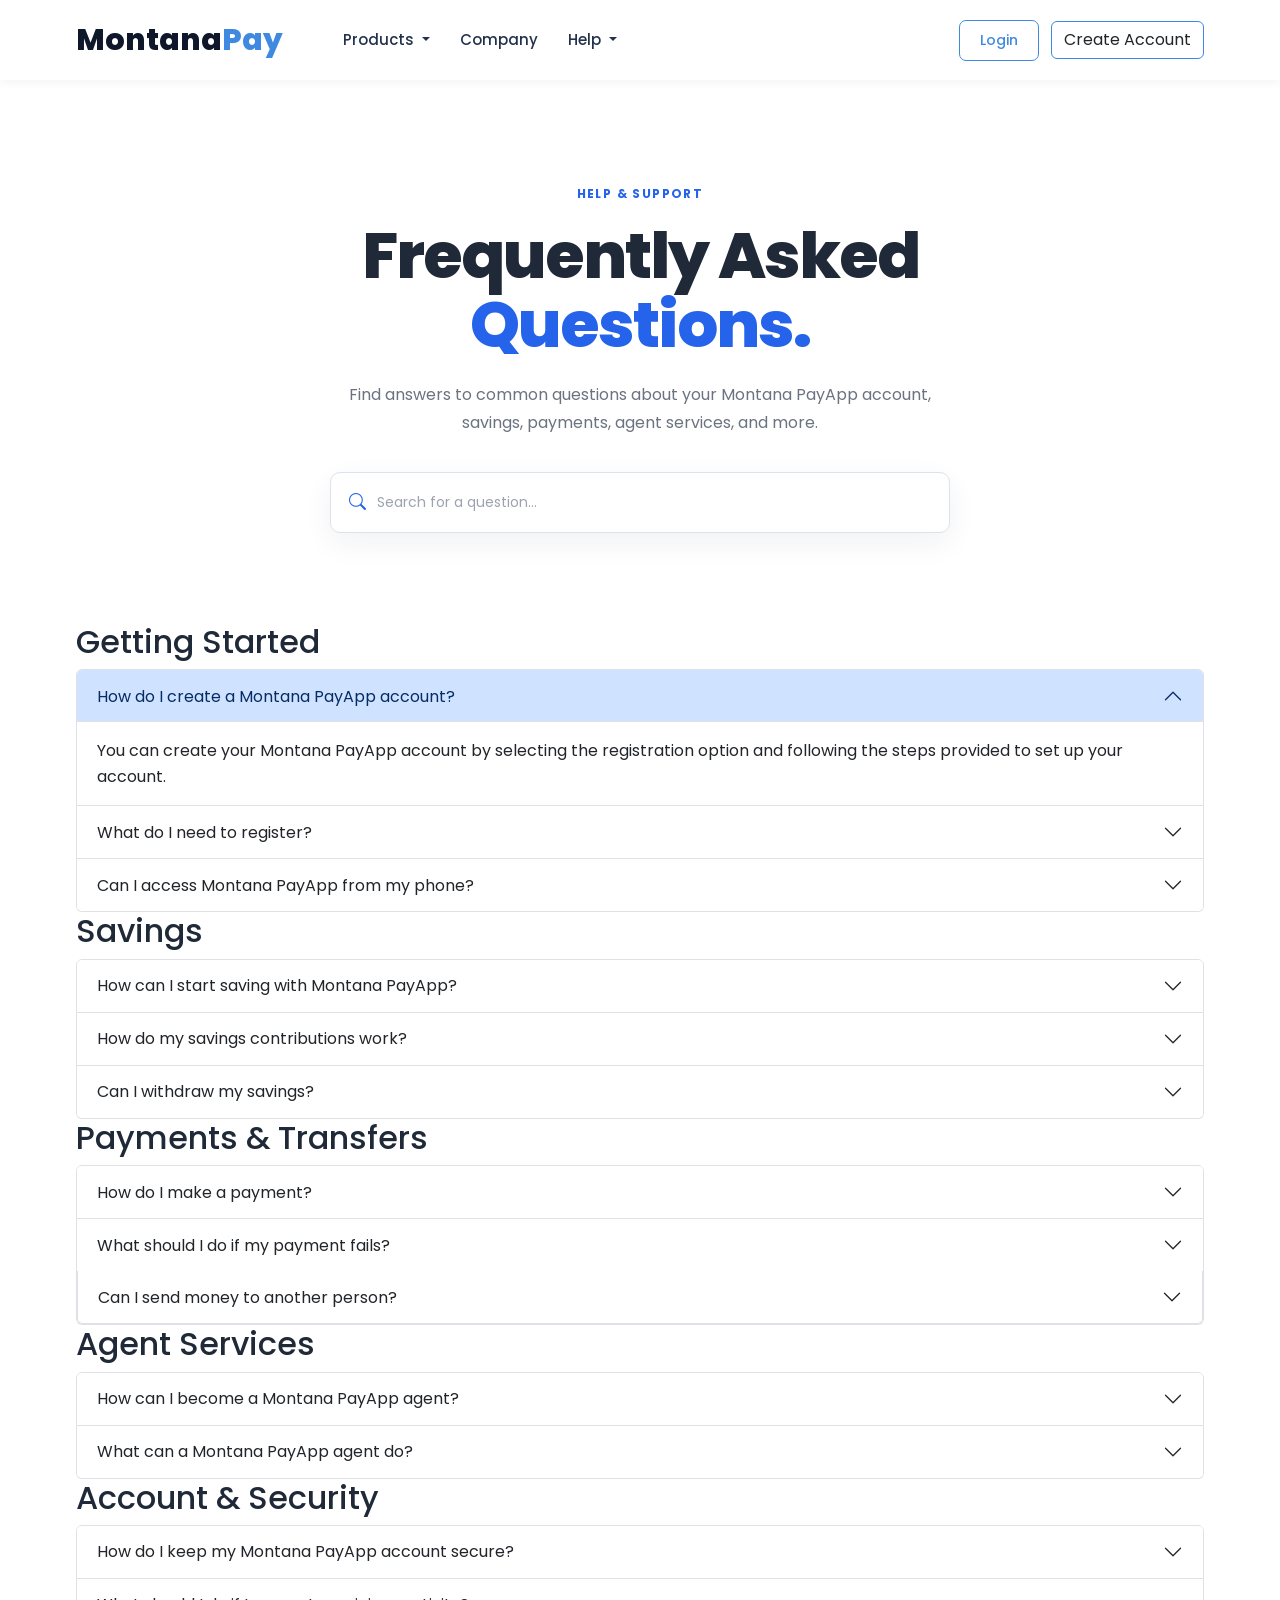
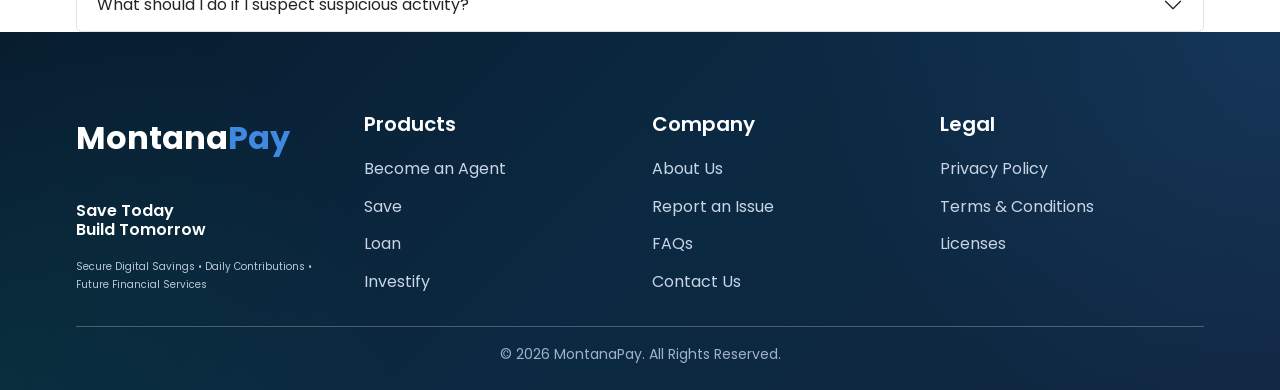
<file: faqs.html>
<!doctype html>
<html lang="en">
  <head>
    <meta charset="UTF-8" />
    <meta name="viewport" content="width=device-width, initial-scale=1.0" />
    <title>Montana Pay | Digital Savings</title>
    
    <!-- Google font -->
    <link
      href="https://fonts.googleapis.com/css2?family=Poppins:wght@300;400;500;600;700;800&display=swap"
      rel="stylesheet"/>

      <!-- Bootstrap -->
    <link
      href="https://cdn.jsdelivr.net/npm/bootstrap@5.3.8/dist/css/bootstrap.min.css"
      rel="stylesheet"
      integrity="sha384-sRIl4kxILFvY47J16cr9ZwB07vP4J8+LH7qKQnuqkuIAvNWLzeN8tE5YBujZqJLB"
      crossorigin="anonymous"/>

    <link rel="stylesheet" href="https://cdn.jsdelivr.net/npm/bootstrap-icons@1.11.3/font/bootstrap-icons.min.css">

    <!-- Existing stylesheet -->
    <link rel="stylesheet" href="style.css" />

  </head>
  <body>
    <!-- Navigation -->
    <header class="site-header">
        <div class="container">

            <!-- Logo -->
            <a href="#" class="logo">
            Montana<span>Pay</span>
            </a>

            <!-- Mobile Toggle -->
            <button
            class="navbar-toggler"
            type="button"
            data-bs-toggle="collapse"
            data-bs-target="#navbarMenu"
            aria-controls="navbarMenu"
            aria-expanded="false"
            aria-label="Toggle navigation">
            <span></span>
            <span></span>
            <span></span>
            </button>

            <!-- Navigation Menu -->
            <div class="collapse navbar-collapse" id="navbarMenu">

                <nav class="main-nav">

                    <!-- Products -->
                    <div class="dropdown">
                        <button
                            class="nav-btn dropdown-toggle"
                            type="button"
                            data-bs-toggle="dropdown"
                            aria-expanded="false">
                            Products
                        </button>

                        <ul class="dropdown-menu">
                            <li><a class="dropdown-item" href="save.html">Savings</a></li>

                            <li><a class="dropdown-item" href="agent.html">Become an Agent</a></li>

                            <li><a class="dropdown-item" href="send.html">Send Money</a></li>
                        </ul>
                    </div>

                    <!-- Company -->
                    <a href="#" class="nav-link">Company</a>

                    <!-- Help -->
                    <div class="dropdown">
                        <button
                            class="nav-btn dropdown-toggle"
                            type="button"
                            data-bs-toggle="dropdown"
                            aria-expanded="false">
                            Help
                        </button>

                        <ul class="dropdown-menu">
                            <li><a class="dropdown-item" href="contact.html">Contact Us</a></li>

                            <li><a class="dropdown-item" href="faqs.html">FAQs</a></li>

                            <li><a class="dropdown-item" href="security.html">Security</a></li>
                        </ul>
                    </div>

                </nav> 
 
                <!-- Authentication Buttons -->
                <div class="auth-buttons">
                    <a href="login.html" class="btn login-btn">Login</a>
                    <a href="register.html" class="btn create-account-btn">Create Account</a>
                </div>
            </div>
        </div>
    </header>


    
     <!-- FAQ HERO SECTION -->
    <section class="faq-hero">
        <div class="container">

            <div class="faq-hero-content">

                <span class="faq-hero-label">
                    HELP & SUPPORT
                </span>

                <h1>
                    Frequently Asked
                    <span>Questions.</span>
                </h1>

                <p>
                    Find answers to common questions about your Montana PayApp
                    account, savings, payments, agent services, and more.
                </p>

                <div class="faq-search">
                    <i class="bi bi-search"></i>

                    <input
                        type="search"
                        id="faqSearch"
                        placeholder="Search for a question..."
                    >
                </div>

            </div>

        </div>
    </section>

   
     <!-- FAQ ACCORDION -->
    <section class="faq-section">
        <div class="container">

            <!-- GETTING STARTED -->
            <div class="faq-category">

                <h2 class="faq-category-title">
                    Getting Started
                </h2>

                <div class="accordion" id="gettingStartedFaq">

                    <!-- Question 1 -->
                    <div class="accordion-item">

                        <h3 class="accordion-header">
                            <button
                                class="accordion-button"
                                type="button"
                                data-bs-toggle="collapse"
                                data-bs-target="#faqGettingStarted1"
                                aria-expanded="true"
                                aria-controls="faqGettingStarted1">
                                How do I create a Montana PayApp account?
                            </button>
                        </h3>

                        <div
                            id="faqGettingStarted1"
                            class="accordion-collapse collapse show"
                            data-bs-parent="#gettingStartedFaq">

                            <div class="accordion-body">
                                You can create your Montana PayApp account by
                                selecting the registration option and following
                                the steps provided to set up your account.
                            </div>

                        </div>
                    </div>


                    <!-- Question 2 -->
                    <div class="accordion-item">

                        <h3 class="accordion-header">
                            <button
                                class="accordion-button collapsed"
                                type="button"
                                data-bs-toggle="collapse"
                                data-bs-target="#faqGettingStarted2"
                                aria-expanded="false"
                                aria-controls="faqGettingStarted2">
                                What do I need to register?
                            </button>
                        </h3>

                        <div
                            id="faqGettingStarted2"
                            class="accordion-collapse collapse"
                            data-bs-parent="#gettingStartedFaq">

                            <div class="accordion-body">
                                Registration requirements will be provided during
                                the account setup process. You may be asked to
                                provide basic personal information and complete
                                identity verification where required.
                            </div>

                        </div>
                    </div>


                    <!-- Question 3 -->
                    <div class="accordion-item">

                        <h3 class="accordion-header">
                            <button
                                class="accordion-button collapsed"
                                type="button"
                                data-bs-toggle="collapse"
                                data-bs-target="#faqGettingStarted3"
                                aria-expanded="false"
                                aria-controls="faqGettingStarted3">
                                Can I access Montana PayApp from my phone?
                            </button>
                        </h3>

                        <div
                            id="faqGettingStarted3"
                            class="accordion-collapse collapse"
                            data-bs-parent="#gettingStartedFaq">

                            <div class="accordion-body">
                                Montana PayApp is designed to provide a convenient
                                digital experience across supported devices.
                                Availability may depend on the platform and
                                services being offered at launch.
                            </div>

                        </div>
                    </div>

                </div>
            </div>


            <!-- SAVINGS -->
            <div class="faq-category">

                <h2 class="faq-category-title">
                    Savings
                </h2>

                <div class="accordion" id="savingsFaq">

                    <!-- Question 1 -->
                    <div class="accordion-item">

                        <h3 class="accordion-header">
                            <button
                                class="accordion-button collapsed"
                                type="button"
                                data-bs-toggle="collapse"
                                data-bs-target="#faqSavings1"
                                aria-expanded="false"
                                aria-controls="faqSavings1">
                                How can I start saving with Montana PayApp?
                            </button>
                        </h3>

                        <div
                            id="faqSavings1"
                            class="accordion-collapse collapse"
                            data-bs-parent="#savingsFaq">

                            <div class="accordion-body">
                                Once your account is set up, you can access the
                                savings feature and follow the available options
                                to begin making contributions.
                            </div>

                        </div>
                    </div>


                    <!-- Question 2 -->
                    <div class="accordion-item">

                        <h3 class="accordion-header">
                            <button
                                class="accordion-button collapsed"
                                type="button"
                                data-bs-toggle="collapse"
                                data-bs-target="#faqSavings2"
                                aria-expanded="false"
                                aria-controls="faqSavings2">
                                How do my savings contributions work?
                            </button>
                        </h3>

                        <div
                            id="faqSavings2"
                            class="accordion-collapse collapse"
                            data-bs-parent="#savingsFaq">

                            <div class="accordion-body">
                                Montana PayApp allows users to build their savings
                                through the available contribution options within
                                the platform. Your account will show your savings
                                activity and balance.
                            </div>

                        </div>
                    </div>


                    <!-- Question 3 -->
                    <div class="accordion-item">

                        <h3 class="accordion-header">
                            <button
                                class="accordion-button collapsed"
                                type="button"
                                data-bs-toggle="collapse"
                                data-bs-target="#faqSavings3"
                                aria-expanded="false"
                                aria-controls="faqSavings3">
                                Can I withdraw my savings?
                            </button>
                        </h3>

                        <div
                            id="faqSavings3"
                            class="accordion-collapse collapse"
                            data-bs-parent="#savingsFaq">

                            <div class="accordion-body">
                                Withdrawal availability and applicable conditions
                                depend on the specific savings plan you choose.
                                Details will be provided within the relevant
                                savings product.
                            </div>

                        </div>
                    </div>

                </div>
            </div>


            <!-- PAYMENTS -->
            <div class="faq-category">

                <h2 class="faq-category-title">
                    Payments & Transfers
                </h2>

                <div class="accordion" id="paymentsFaq">

                    <!-- Question 1 -->
                    <div class="accordion-item">

                        <h3 class="accordion-header">
                            <button
                                class="accordion-button collapsed"
                                type="button"
                                data-bs-toggle="collapse"
                                data-bs-target="#faqPayments1"
                                aria-expanded="false"
                                aria-controls="faqPayments1">
                                How do I make a payment?
                            </button>
                        </h3>

                        <div
                            id="faqPayments1"
                            class="accordion-collapse collapse"
                            data-bs-parent="#paymentsFaq">

                            <div class="accordion-body">
                                Once payment services are available on your
                                account, you can initiate payments through the
                                payment options provided within Montana PayApp.
                            </div>

                        </div>
                    </div>


                    <!-- Question 2 -->
                    <div class="accordion-item">

                        <h3 class="accordion-header">
                            <button
                                class="accordion-button collapsed"
                                type="button"
                                data-bs-toggle="collapse"
                                data-bs-target="#faqPayments2"
                                aria-expanded="false"
                                aria-controls="faqPayments2">
                                What should I do if my payment fails?
                            </button>
                        </h3>

                        <div
                            id="faqPayments2"
                            class="accordion-collapse collapse"
                            data-bs-parent="#paymentsFaq">

                            <div class="accordion-body">
                                Check your transaction details and account balance
                                first. If the issue continues or your account was
                                debited without the payment being completed,
                                contact Montana PayApp support for assistance.
                            </div>

                        </div>


                    <!-- Question 3 -->
                    <div class="accordion-item">

                        <h3 class="accordion-header">
                            <button
                                class="accordion-button collapsed"
                                type="button"
                                data-bs-toggle="collapse"
                                data-bs-target="#faqPayments3"
                                aria-expanded="false"
                                aria-controls="faqPayments3">
                                Can I send money to another person?
                            </button>
                        </h3>

                        <div
                            id="faqPayments3"
                            class="accordion-collapse collapse"
                            data-bs-parent="#paymentsFaq">

                            <div class="accordion-body">
                                Montana PayApp is being designed to support payment
                                and money transfer services. Availability of
                                specific transfer features will depend on the
                                services available on your account.
                            </div>

                        </div>
                    </div>

                </div>
            </div>


            <!-- AGENT SERVICES -->
            <div class="faq-category">

                <h2 class="faq-category-title">
                    Agent Services
                </h2>

                <div class="accordion" id="agentFaq">

                    <!-- Question 1 -->
                    <div class="accordion-item">

                        <h3 class="accordion-header">
                            <button
                                class="accordion-button collapsed"
                                type="button"
                                data-bs-toggle="collapse"
                                data-bs-target="#faqAgent1"
                                aria-expanded="false"
                                aria-controls="faqAgent1">
                                How can I become a Montana PayApp agent?
                            </button>
                        </h3>

                        <div
                            id="faqAgent1"
                            class="accordion-collapse collapse"
                            data-bs-parent="#agentFaq">

                            <div class="accordion-body">
                                Users interested in becoming agents can follow
                                the agent registration process provided by
                                Montana PayApp and complete any required
                                verification.
                            </div>

                        </div>
                    </div>


                    <!-- Question 2 -->
                    <div class="accordion-item">

                        <h3 class="accordion-header">
                            <button
                                class="accordion-button collapsed"
                                type="button"
                                data-bs-toggle="collapse"
                                data-bs-target="#faqAgent2"
                                aria-expanded="false"
                                aria-controls="faqAgent2">
                                What can a Montana PayApp agent do?
                            </button>
                        </h3>

                        <div
                            id="faqAgent2"
                            class="accordion-collapse collapse"
                            data-bs-parent="#agentFaq">

                            <div class="accordion-body">
                                Agents can support customers with available
                                Montana PayApp services, including assisting with
                                savings and daily contribution activities where
                                those services are enabled.
                            </div>
                        </div>
                </div>
            </div>


            <!-- SECURITY -->
            <div class="faq-category">

                <h2 class="faq-category-title">
                    Account & Security
                </h2>

                <div class="accordion" id="securityFaq">

                    <!-- Question 1 -->
                    <div class="accordion-item">

                        <h3 class="accordion-header">
                            <button
                                class="accordion-button collapsed"
                                type="button"
                                data-bs-toggle="collapse"
                                data-bs-target="#faqSecurity1"
                                aria-expanded="false"
                                aria-controls="faqSecurity1">
                                How do I keep my Montana PayApp account secure?
                            </button>
                        </h3>

                        <div
                            id="faqSecurity1"
                            class="accordion-collapse collapse"
                            data-bs-parent="#securityFaq">

                            <div class="accordion-body">
                                Keep your login details, PINs and verification
                                information private. Never share sensitive account
                                information with anyone and always use the
                                official Montana PayApp platform.
                            </div>

                        </div>
                    </div>


                    <!-- Question 2 -->
                    <div class="accordion-item">

                        <h3 class="accordion-header">
                            <button
                                class="accordion-button collapsed"
                                type="button"
                                data-bs-toggle="collapse"
                                data-bs-target="#faqSecurity2"
                                aria-expanded="false"
                                aria-controls="faqSecurity2">
                                What should I do if I suspect suspicious activity?
                            </button>
                        </h3>

                        <div
                            id="faqSecurity2"
                            class="accordion-collapse collapse"
                            data-bs-parent="#securityFaq">

                            <div class="accordion-body">
                                Contact Montana PayApp support as soon as possible
                                and provide details of the suspicious activity.
                                Do not share your PIN, password or verification
                                codes with anyone.
                            </div>

                        </div>
                </div>
            </div>
        </div>
    </section>
   
    

    <footer class="footer">
        <div class="container">

            <div class="row gy-4">

                <div class="col-sm-12 col-md-6 col-lg-3">
                    <div class="logo">
                        Montana<span>Pay</span>
                    </div>

                    <h6>Save Today <br>Build Tomorrow</h6>

                    <p class="footer-text">
                        Secure Digital Savings • Daily Contributions • Future Financial Services
                    </p>
                </div>

                <div class="col-sm-12 col-md-6 col-lg-3">

                    <h5>Products</h5>

                    <ul class="footer-links">
                        <li><a href="#">Become an Agent</a></li>
                        <li><a href="#">Save</a></li>
                        <li><a href="#">Loan</a></li>
                        <li><a href="#">Investify</a></li>
                    </ul>

                </div>

                <div class="col-sm-12 col-md-6 col-lg-3">

                    <h5>Company</h5>

                    <ul class="footer-links">
                        <li><a href="#">About Us</a></li>
                        <li><a href="#">Report an Issue</a></li>
                        <li><a href="#">FAQs</a></li>
                        <li><a href="#">Contact Us</a></li>
                    </ul>

                </div>

                <div class="col-sm-12 col-md-6 col-lg-3">

                    <h5>Legal</h5>

                    <ul class="footer-links">
                        <li><a href="#">Privacy Policy</a></li>
                        <li><a href="#">Terms & Conditions</a></li>
                        <li><a href="#">Licenses</a></li>
                    </ul>

                </div>

            </div>

            <hr>

            <div class="copyright">
                © 2026 MontanaPay. All Rights Reserved.
            </div>

        </div>
    </footer>

    <script
      src="https://cdn.jsdelivr.net/npm/@popperjs/core@2.11.8/dist/umd/popper.min.js"
      integrity="sha384-I7E8VVD/ismYTF4hNIPjVp/Zjvgyol6VFvRkX/vR+Vc4jQkC+hVqc2pM8ODewa9r"
      crossorigin="anonymous" >
    </script>

    <script
      src="https://cdn.jsdelivr.net/npm/bootstrap@5.3.8/dist/js/bootstrap.min.js"
      integrity="sha384-G/EV+4j2dNv+tEPo3++6LCgdCROaejBqfUeNjuKAiuXbjrxilcCdDz6ZAVfHWe1Y"
      crossorigin="anonymous">
    </script>
  </body>
</html>
</file>
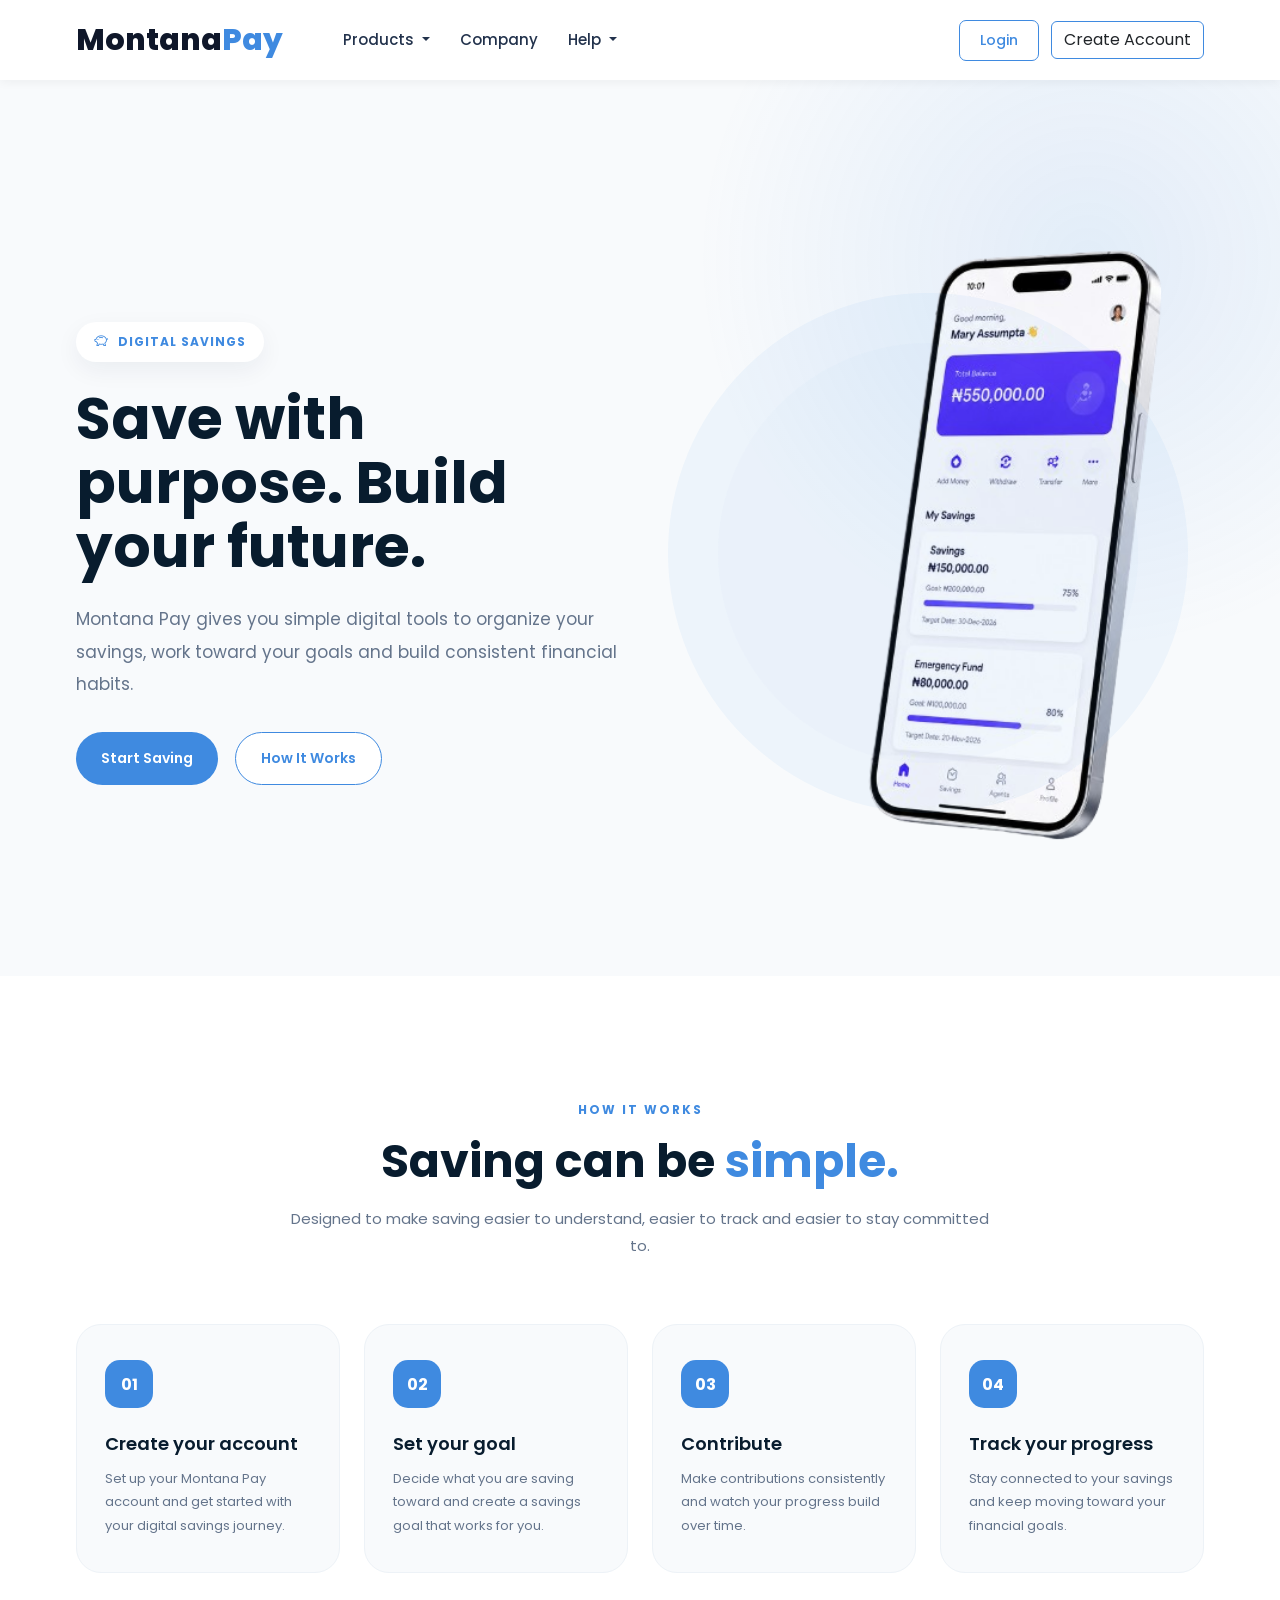
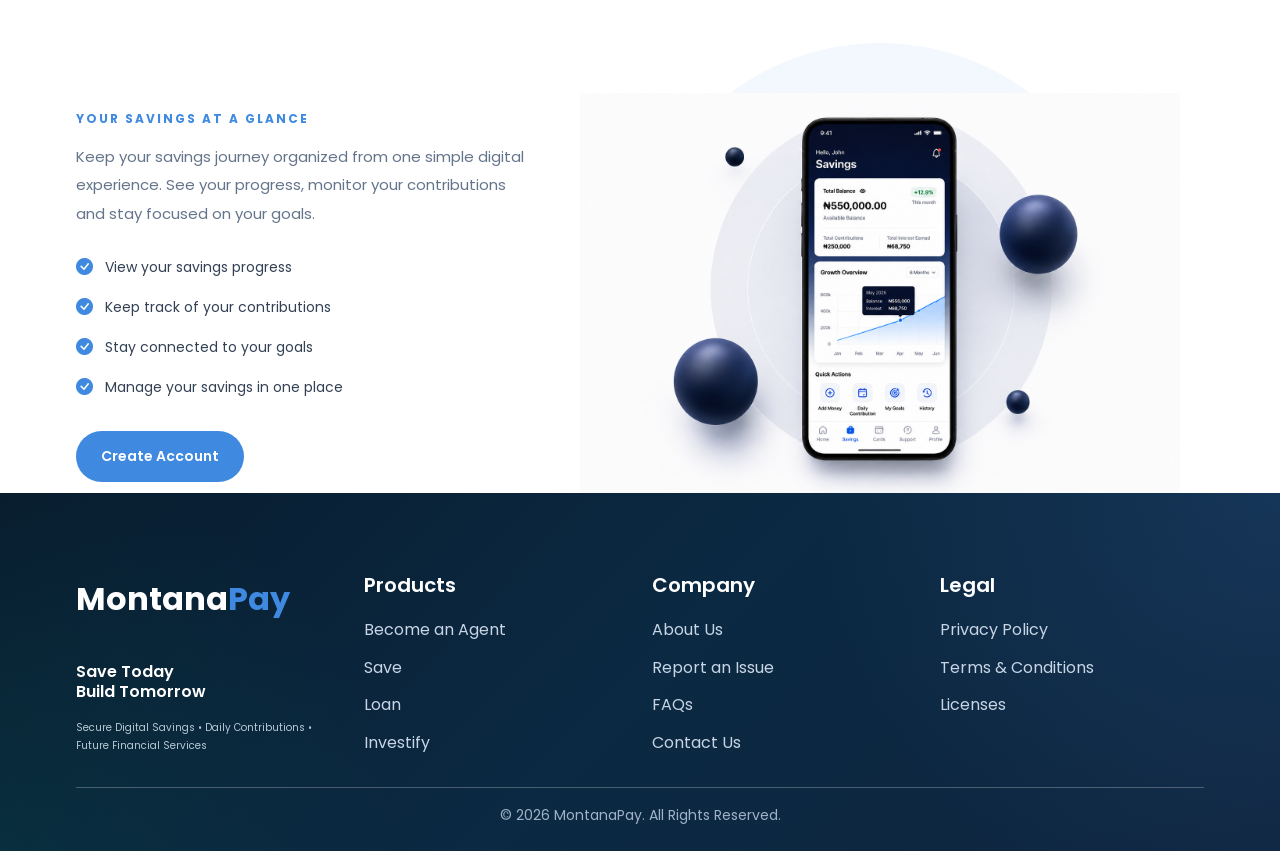
<file: save.html>
<!doctype html>
<html lang="en">
  <head>
    <meta charset="UTF-8" />
    <meta name="viewport" content="width=device-width, initial-scale=1.0" />
    <title>Montana Pay | Digital Savings</title>
    
    <!-- Google font -->
    <link
      href="https://fonts.googleapis.com/css2?family=Poppins:wght@300;400;500;600;700;800&display=swap"
      rel="stylesheet"/>

      <!-- Bootstrap -->
    <link
      href="https://cdn.jsdelivr.net/npm/bootstrap@5.3.8/dist/css/bootstrap.min.css"
      rel="stylesheet"
      integrity="sha384-sRIl4kxILFvY47J16cr9ZwB07vP4J8+LH7qKQnuqkuIAvNWLzeN8tE5YBujZqJLB"
      crossorigin="anonymous"/>

    <link rel="stylesheet" href="https://cdn.jsdelivr.net/npm/bootstrap-icons@1.11.3/font/bootstrap-icons.min.css">

    <!-- Existing stylesheet -->
    <link rel="stylesheet" href="style.css" />

  </head>
  <body>
    <!-- Navigation -->
    <header class="site-header">
        <div class="container">

            <!-- Logo -->
            <a href="#" class="logo">
            Montana<span>Pay</span>
            </a>

            <!-- Mobile Toggle -->
            <button
            class="navbar-toggler"
            type="button"
            data-bs-toggle="collapse"
            data-bs-target="#navbarMenu"
            aria-controls="navbarMenu"
            aria-expanded="false"
            aria-label="Toggle navigation">
            <span></span>
            <span></span>
            <span></span>
            </button>

            <!-- Navigation Menu -->
            <div class="collapse navbar-collapse" id="navbarMenu">

                <nav class="main-nav">

                    <!-- Products -->
                    <div class="dropdown">
                        <button
                            class="nav-btn dropdown-toggle"
                            type="button"
                            data-bs-toggle="dropdown"
                            aria-expanded="false">
                            Products
                        </button>

                        <ul class="dropdown-menu">
                            <li><a class="dropdown-item" href="save.html">Savings</a></li>

                            <li><a class="dropdown-item" href="agent.html">Become an Agent</a></li>

                            <li><a class="dropdown-item" href="send.html">Send Money</a></li>
                        </ul>
                    </div>

                    <!-- Company -->
                    <a href="#" class="nav-link">Company</a>

                    <!-- Help -->
                    <div class="dropdown">
                        <button
                            class="nav-btn dropdown-toggle"
                            type="button"
                            data-bs-toggle="dropdown"
                            aria-expanded="false">
                            Help
                        </button>

                        <ul class="dropdown-menu">
                            <li><a class="dropdown-item" href="contact.html">Contact Us</a></li>

                            <li><a class="dropdown-item" href="faqs.html">FAQs</a></li>

                            <li><a class="dropdown-item" href="security.html">Security</a></li>
                        </ul>
                    </div>

                </nav> 
 
                <!-- Authentication Buttons -->
                <div class="auth-buttons">
                    <a href="login.html" class="btn login-btn">Login</a>
                    <a href="register.html" class="btn create-account-btn">Create Account</a>
                </div>
            </div>
        </div>
    </header>
   

    <!-- Hero Saving Section -->
    <section class="hero-saving">
        <div class="container">
            <div class="row align-items-center">
                <div class="col-lg-6">
                    <div class="save-hero-content">
                        <span class="savings-label">
                            <i class="bi bi-piggy-bank"></i>
                            DIGITAL SAVINGS
                        </span>

                        <h1> Save with purpose.  <span>Build your future.</span> </h1>

                        <p> Montana Pay gives you simple digital tools to organize your savings, work toward your goals
                            and build consistent financial habits.
                        </p>

                        <div class="save-hero-btn">
                            <a href="register.html" class="savings-primary-btn"> Start Saving </a>

                            <a href="#how-it-works" class="savings-secondary-btn"> How It Works </a>
                        </div>

                    </div>
                </div>

                <div class="col-lg-6">
                    <div class="save-hero-img">
                        <div class="save-hero-circle"></div>
                        <img src="images/mobile dashboard-bg.png" alt="hero image">
                    </div>
                </div>
            </div>
        </div>
    </section>

    <!-- Hero 2 -->
    <section class="how-savings-works" id="how-it-works">
        <div class="container">
            <div class="section-heading">
                <span class="section-label">HOW IT WORKS</span>

                <h2>Saving can be<span> simple.</span></h2>

                <p> Designed to make saving easier to understand, easier to track and easier to stay committed to. </p>

            </div>

            <div class="row g-4">
                <!-- Step 1 -->
                <div class="col-md-6 col-lg-3">
                    <div class="how-step">
                        <div class="step-number">  01 </div>

                        <h4>Create your account </h4>

                        <p>Set up your Montana Pay account and get started with your digital savings journey.</p>

                    </div>
                </div>


                <!-- Step 2 -->
                <div class="col-md-6 col-lg-3">
                    <div class="how-step">
                        <div class="step-number">02 </div>

                        <h4> Set your goal </h4>

                        <p> Decide what you are saving toward and create a savings goal that works for you.</p>
                    </div>
                </div>


                <!-- Step 3 -->
                <div class="col-md-6 col-lg-3">
                    <div class="how-step">
                        <div class="step-number">  03 </div>

                        <h4>Contribute</h4>

                        <p> Make contributions consistently and watch your progress build over time. </p>
                    </div>

                </div>


                <!-- Step 4 -->
                <div class="col-md-6 col-lg-3">
                    <div class="how-step">
                        <div class="step-number">04 </div>

                        <h4> Track your progress </h4>

                        <p> Stay connected to your savings and keep moving toward your financial goals. </p>
                    </div>
                </div>
            </div>
        </div>
    </section>

    <!-- Hero Visual -->
    <section class="save-dashboard">
        <div class="container fluid"> 
            <div class="row align-items-center">
                <div class="col-lg-5">
                    <div class="dashboard-text">
                        <span class="section-label">YOUR SAVINGS AT A GLANCE</span>

                        <p>Keep your savings journey organized from one simple digital experience. See your progress,
                             monitor your contributions and stay focused on your goals.
                        </p>

                        <ul class="dashboard-list">
                            <li><i class="bi bi-check-circle-fill"></i> View your savings progress</li>
                            <li><i class="bi bi-check-circle-fill"></i> Keep track of your contributions</li>
                            <li><i class="bi bi-check-circle-fill"></i> Stay connected to your goals</li>
                            <li><i class="bi bi-check-circle-fill"></i> Manage your savings in one place</li>
                        </ul>

                        <a href="register.html" class="savings-primary-btn">Create Account </a>
                    </div>
                </div>

                <div class="col-lg-7">
                    <div class="dashboard-visual">
                        <img src="images/savings-ui.png" alt="">
                    </div>
                </div>
            </div>
        </div>
    </section>
    

    <footer class="footer">
        <div class="container">

            <div class="row gy-4">

                <div class="col-sm-12 col-md-6 col-lg-3">
                    <div class="logo">
                        Montana<span>Pay</span>
                    </div>

                    <h6>Save Today <br>Build Tomorrow</h6>

                    <p class="footer-text">
                        Secure Digital Savings • Daily Contributions • Future Financial Services
                    </p>
                </div>

                <div class="col-sm-12 col-md-6 col-lg-3">

                    <h5>Products</h5>

                    <ul class="footer-links">
                        <li><a href="#">Become an Agent</a></li>
                        <li><a href="#">Save</a></li>
                        <li><a href="#">Loan</a></li>
                        <li><a href="#">Investify</a></li>
                    </ul>

                </div>

                <div class="col-sm-12 col-md-6 col-lg-3">

                    <h5>Company</h5>

                    <ul class="footer-links">
                        <li><a href="#">About Us</a></li>
                        <li><a href="#">Report an Issue</a></li>
                        <li><a href="#">FAQs</a></li>
                        <li><a href="#">Contact Us</a></li>
                    </ul>

                </div>

                <div class="col-sm-12 col-md-6 col-lg-3">

                    <h5>Legal</h5>

                    <ul class="footer-links">
                        <li><a href="#">Privacy Policy</a></li>
                        <li><a href="#">Terms & Conditions</a></li>
                        <li><a href="#">Licenses</a></li>
                    </ul>

                </div>

            </div>

            <hr>

            <div class="copyright">
                © 2026 MontanaPay. All Rights Reserved.
            </div>

        </div>
    </footer>

    <script
      src="https://cdn.jsdelivr.net/npm/@popperjs/core@2.11.8/dist/umd/popper.min.js"
      integrity="sha384-I7E8VVD/ismYTF4hNIPjVp/Zjvgyol6VFvRkX/vR+Vc4jQkC+hVqc2pM8ODewa9r"
      crossorigin="anonymous"
    ></script>
    <script
      src="https://cdn.jsdelivr.net/npm/bootstrap@5.3.8/dist/js/bootstrap.min.js"
      integrity="sha384-G/EV+4j2dNv+tEPo3++6LCgdCROaejBqfUeNjuKAiuXbjrxilcCdDz6ZAVfHWe1Y"
      crossorigin="anonymous"
    ></script>
  </body>
</html>
</file>
<file: style.css>
/* RESET */

* {
  margin: 0;
  padding: 0;
  box-sizing: border-box;
}

body {
  font-family: "Poppins", sans-serif;
  color: #1f2937;
  background: #ffffff;
  line-height: 1.6;
  padding-top: 80px;
}

.container {
  width: 90%;
  max-width: 1200px;
  margin: auto;
}

.site-header {
  position: fixed;
  top: 0;
  left: 0;
  width: 100%;
  height: 80px;
  background: #ffffff;
  box-shadow: 0 2px 10px rgba(0, 0, 0, 0.05);
  z-index: 9999;
}

.site-header .container {
  height: 80px;
  display: flex;
  align-items: center;
  justify-content: space-between;
}

/* =========================================
   LOGO
========================================= */

.logo {
  display: inline-block;
  text-decoration: none;
  font-size: 30px;
  font-weight: 800;
  color: #0f172a;
  white-space: nowrap;
}

.logo span {
  color: #3f8ae0;
}

.logo:hover {
  color: #0f172a;
}

/* =========================================
   DESKTOP NAVIGATION
========================================= */

@media (min-width: 992px) {
  #navbarMenu {
    display: flex;
    align-items: center;
    justify-content: space-between;
    flex: 1;
    margin-left: 60px;
  }
}

/* =========================================
   MAIN NAVIGATION
========================================= */

.main-nav {
  display: flex;
  align-items: center;
  gap: 30px;
}

/* =========================================
   NORMAL NAVIGATION LINK
========================================= */

.main-nav .nav-link {
  text-decoration: none;
  color: #22324c;
  font-size: 15px;
  font-weight: 500;
  padding: 8px 0;
  transition: color 0.3s ease;
}

.main-nav .nav-link:hover {
  color: #3f8ae0;
}

/* =========================================
   DROPDOWN
========================================= */

.main-nav .dropdown {
  position: relative;
}

.nav-btn {
  background: transparent;
  border: none;
  color: #22324c;
  font-size: 15px;
  font-weight: 500;
  padding: 8px 0;
  transition: color 0.3s ease;
}

.nav-btn:hover,
.nav-btn:focus {
  color: #3f8ae0;
  background: transparent;
  box-shadow: none;
}

/* DROPDOWN MENU*/

.dropdown-menu {
  border: none;
  border-radius: 10px;
  padding: 8px;
  margin-top: 8px;
  min-width: 190px;
  box-shadow: 0 10px 30px rgba(0, 0, 0, 0.1);
}

.dropdown-item {
  color: #22324c;
  font-size: 14px;
  padding: 10px 14px;
  border-radius: 7px;
}

.dropdown-item:hover,
.dropdown-item:focus {
  background-color: #f1f7fd;
  color: #3f8ae0;
}

/* AUTH BUTTONS */

.auth-buttons {
  display: flex;
  align-items: center;
  gap: 12px;
}

/* Login */

.login-btn {
  display: inline-block;
  text-decoration: none;
  color: #3f8ae0;
  background: #ffffff;
  border: 1px solid #3f8ae0;
  padding: 9px 20px;
  border-radius: 7px;
  font-size: 14px;
  font-weight: 500;
  transition: all 0.3s ease;
}

.login-btn:hover {
  background: #3f8ae0;
  color: #ffffff;
}

/* Create Account */

.create-account-btn {
  border: 1px solid #3f8ae0;
}

.create-account-btn:hover {
  background: #ffffff;
  color: #3f8ae0;
}

/* =========================================
   HAMBURGER
========================================= */

.navbar-toggler {
  display: none;
  border: none;
  background: transparent;
  padding: 5px;
  outline: none;
}

.navbar-toggler:focus {
  box-shadow: none;
  outline: none;
}

.navbar-toggler span {
  display: block;
  width: 28px;
  height: 3px;
  margin: 5px 0;
  background: #3f8ae0;
  border-radius: 5px;
}

/* =========================================
   TABLET + MOBILE
   991px AND BELOW
========================================= */

@media (max-width: 991px) {
  /* Header grows when menu opens */

  .site-header {
    height: auto;
    min-height: 80px;
  }

  .site-header .container {
    height: auto;
    min-height: 80px;
    flex-wrap: wrap;
  }

  /* Show hamburger */

  .navbar-toggler {
    display: block;
  }

  /* Mobile menu */

  #navbarMenu {
    width: 100%;
    flex-basis: 100%;
    margin-left: 0;
    padding: 20px 0;
  }

  /* Main navigation */

  .main-nav {
    width: 100%;
    display: flex;
    flex-direction: column;
    align-items: flex-start;
    gap: 0;
  }

  /* Company */

  .main-nav .nav-link {
    width: 100%;
    padding: 12px 0;
  }

  /* Dropdown containers */

  .main-nav .dropdown {
    width: 100%;
  }

  /* Dropdown buttons */

  .nav-btn {
    width: 100%;
    text-align: left;
    padding: 12px 0;
  }

  /* Mobile dropdown menus */

  .dropdown-menu {
    position: static !important;
    width: 100%;
    margin: 5px 0 10px;
    border: 1px solid #eeeeee;
    box-shadow: none;
  }

  /* Authentication buttons */

  .auth-buttons {
    width: 100%;
    display: flex;
    flex-direction: column;
    align-items: stretch;
    gap: 10px;
    margin-top: 15px;
  }

  .auth-buttons .btn {
    width: 100%;
    text-align: center;
  }
}

/* =========================================
   SMALL MOBILE
   575px AND BELOW
========================================= */

@media (max-width: 575px) {
  .site-header .container {
    padding-left: 20px;
    padding-right: 20px;
  }

  .logo {
    font-size: 26px;
  }

  #navbarMenu {
    padding-top: 15px;
    padding-bottom: 20px;
  }
}

/* HERO */
.hero {
  height: 100vh;
  display: flex;
  justify-content: center;
  align-items: center;
  text-align: center;
  background: #f8fafc;
  margin-top: 80px;
}

.hero h1 {
  font-size: 60px;
  color: #0f172a;
  margin-bottom: 20px;
}

.hero p {
  font-size: 20px;
  color: #64748b;
}

/* GENERAL SECTIONS */

.section {
  padding: 100px 0;
  text-align: center;
  border-bottom: 1px solid #e5e7eb;
}

.section h2 {
  font-size: 40px;
  color: #0f172a;
}

.hero h1 {
  font-size: 54px;
  line-height: 1.15;
  font-weight: 700;
  color: #081c2e;
  margin: 25px 0;
}

.hero h1 span {
  color: #3f8ae0;
}

.hero p {
  font-size: 19px;
  color: #5f6f81;
  line-height: 1.9;
  margin-bottom: 35px;
}

.hero-content {
  display: inline-flex;
  align-items: center;
  gap: 10px;
  padding: 10px 20px;
  border-radius: 40px;
  background: white;
  box-shadow:
    0,
    10,
    35px rgba(0, 0, 0, 0.08);
  color: #3f8ae0;
  font-weight: 600;
}

.hero p span {
  font-weight: 700;
  color: #3d97ec;
}

.hero-buttons {
  display: block;
  gap: 15px;
}

.hero-buttons a {
  border: 1px solid #3f8ae0;
  border-radius: 40px;
  background: #3f8ae0;
  color: white;
  margin-bottom: 10px;
}

.hero-trust {
  color: #64748b;

  font-size: 10px;

  font-weight: 700;
}

.hero-img img {
  display: block;
  width: 100%;
  height: auto;
  object-fit: contain;
}

/* TRUST SECTION */
.trust-section {
  background: url(images/Rectangle\ 13.png) no-repeat center center/cover;
  width: 92%;
  min-height: 600px;
  position: relative;
  border-radius: 35px;
  padding: 80px 0;
  margin: 0 auto;
}

.trust-heading {
  position: relative;
  z-index: 2;
  max-width: 720px;
  margin: 0 auto 55px;
}

.sect-label {
  display: inline-block;
  color: #f1f7fd;
  font-size: 36px;
  font-weight: 700;
  letter-spacing: 2px;
  margin-bottom: 18px;
}

.trust-heading h2 {
  font-size: 22px;
  line-height: 1.15;
  font-weight: 700;
  color: #081c2e;
  margin-bottom: 20px;
}

.trust-heading p {
  font-size: 18px;
  line-height: 1.8;
  color: #64748b;
  max-width: 650px;
  margin: auto;
}

.trust-heading h2 span {
  color: #f1f7fd;
}

.trust-cards {
  position: relative;
  z-index: 2;
}

.trust-card {
  height: 100%;
  padding: 32px 28px;
  background: rgba(255, 255, 255, 0.85);
  border: 1px solid #e5edf6;
  border-radius: 24px;
  box-shadow: 0 10px 35px rgba(15, 40, 70, 0.05);
  transition:
    transform 0.4s ease,
    box-shadow 0.4s ease,
    border-color 0.4s ease;
  position: relative;
  overflow: hidden;
}

.trust-card:hover {
  transform: translateY(-30px);
  box-shadow: 0 25px 55px rgba(15, 40, 70, 0.1);
  border-color: rgba(63, 138, 224, 0.35);
}

.trust-icon {
  width: 58px;
  height: 58px;
  display: flex;
  align-items: center;
  justify-content: center;
  border-radius: 18px;
  background: #3f8ae0;
  color: #edf5ff;
  font-size: 25px;
  margin-bottom: 25px;
  transition: 0.4s ease;
}

.trust-card:hover .trust-icon {
  background: #fff;
  color: #3f8ae0;
  transform: rotate(-5deg) scale(1.05);
}

.trust-card h4 {
  font-size: 20px;
  color: #081c2e;
  font-weight: 600;
  margin-bottom: 14px;
}

.trust-card p {
  font-size: 14px;
  line-height: 1.8;
  color: #64748b;
  margin-bottom: 22px;
}

.trust-card a {
  text-decoration: none;
  color: #3f8ae0;
  font-size: 14px;
  font-weight: 600;
  transition: 0.3s;
}

/* PRODUCT DETAILS 1 */
.digi-savings {
  position: relative;
  overflow: hidden;
  padding: 130px 0;
  background: #ffffff;
}

.digi-saving-text {
  max-width: 500px;
  position: relative;
  z-index: 3;
}

.digi-saving-text h2 {
  font-size: 52px;
  line-height: 1.12;
  font-weight: 700;
}

.digi-saving-text h2 span {
  display: block;
  color: #3f8ae0;
}

.savings-link {
  display: inline-flex;
  align-items: center;
  text-decoration: none;
  gap: 10px;
  padding: 14px 24px;
  border-radius: 30px;
  background: #3f8ae0;
  color: #ffffff;
  font-size: 14px;
  font-weight: 600;
  transition: all 0.3s ease;
}

.savings-app {
  position: relative;
  z-index: 2;
  width: min(100%, 600px);
  transform: translateY(20px);
  transition: transform 0.7s ease;
}

.savings-app img {
  display: block;
  width: 100%;
  height: auto;
  object-fit: contain;
}

/* SECURITY SECTION */
.security-section {
  position: relative;

  overflow: hidden;

  padding: 130px 0;

  background: #081c2e;

  color: #ffffff;
}

BACKGROUND GLOWS .security-glow {
  position: absolute;

  border-radius: 50%;

  filter: blur(100px);

  pointer-events: none;
}

/* .security-glow-one {
  width: 450px;

  height: 450px;

  background: #3f8ae0;

  opacity: 0.12;

  top: -250px;

  left: -180px;
}

.security-glow-two {
  width: 400px;

  height: 400px;

  background: #00c896;

  opacity: 0.06;

  bottom: -250px;

  right: -150px;
} */

/* -----------------------------------------
   HEADING
----------------------------------------- */

.security-heading {
  position: relative;

  z-index: 2;

  max-width: 700px;

  margin: 0 auto;
}

.security-label {
  display: inline-block;

  color: #69aef3;

  font-size: 12px;

  font-weight: 700;

  letter-spacing: 2px;

  margin-bottom: 18px;
}

.security-heading h2 {
  font-size: 50px;

  line-height: 1.15;

  font-weight: 700;

  margin-bottom: 20px;
}

.security-heading h2 span {
  color: #69aef3;
}

.security-heading p {
  max-width: 620px;

  margin: auto;

  color: #a9b9c9;

  font-size: 16px;

  line-height: 1.8;
}

/* -----------------------------------------
   SECURITY VISUAL
----------------------------------------- */

.security-visual {
  position: relative;

  width: 420px;

  height: 420px;

  margin: 70px auto 55px;

  display: flex;

  align-items: center;

  justify-content: center;
}

/* -----------------------------------------
   RINGS
----------------------------------------- */

.security-ring {
  position: absolute;

  border: 1px solid rgba(105, 174, 243, 0.18);

  border-radius: 50%;
}

.ring-one {
  width: 330px;

  height: 330px;

  animation: securityPulse 4s ease-in-out infinite;
}

.ring-two {
  width: 420px;

  height: 420px;

  border-color: rgba(105, 174, 243, 0.08);

  animation: securityPulse 5s ease-in-out infinite reverse;
}

@keyframes securityPulse {
  0%,
  100% {
    transform: scale(1);

    opacity: 0.7;
  }

  50% {
    transform: scale(1.05);

    opacity: 1;
  }
}

/* -----------------------------------------
   SHIELD
----------------------------------------- */

.security-shield {
  position: relative;

  z-index: 3;

  width: 145px;

  height: 165px;

  display: flex;

  align-items: center;

  justify-content: center;

  background: linear-gradient(
    145deg,
    rgba(63, 138, 224, 0.3),
    rgba(63, 138, 224, 0.08)
  );

  clip-path: polygon(50% 0%, 92% 18%, 85% 67%, 50% 100%, 15% 67%, 8% 18%);

  box-shadow: 0 0 60px rgba(63, 138, 224, 0.15);

  animation: shieldFloat 5s ease-in-out infinite;
}

@keyframes shieldFloat {
  0%,
  100% {
    transform: translateY(0);
  }

  50% {
    transform: translateY(-10px);
  }
}

.shield-icon {
  width: 70px;

  height: 70px;

  border-radius: 50%;

  display: flex;

  align-items: center;

  justify-content: center;

  background: rgba(255, 255, 255, 0.08);

  color: #69aef3;

  font-size: 32px;
}

/* -----------------------------------------
   FLOATING PILLS
----------------------------------------- */

.security-pill {
  position: absolute;

  z-index: 5;

  display: flex;

  align-items: center;

  gap: 10px;

  padding: 12px 16px;

  background: rgba(255, 255, 255, 0.07);

  border: 1px solid rgba(255, 255, 255, 0.1);

  border-radius: 15px;

  backdrop-filter: blur(12px);

  box-shadow: 0 15px 40px rgba(0, 0, 0, 0.15);
}

.security-pill > span {
  width: 35px;

  height: 35px;

  display: flex;

  align-items: center;

  justify-content: center;

  border-radius: 10px;

  background: rgba(63, 138, 224, 0.15);

  color: #69aef3;
}

.security-pill small {
  display: block;

  color: #8497aa;

  font-size: 8px;

  margin-bottom: 2px;
}

.security-pill strong {
  display: block;

  color: #ffffff;

  font-size: 11px;
}

.security-pill-one {
  top: 70px;

  left: -15px;

  animation: securityFloatOne 5s ease-in-out infinite;
}

.security-pill-two {
  top: 100px;

  right: -35px;

  animation: securityFloatTwo 6s ease-in-out infinite;
}

.security-pill-three {
  bottom: 55px;

  left: 25px;

  animation: securityFloatOne 6s ease-in-out infinite reverse;
}

@keyframes securityFloatOne {
  0%,
  100% {
    transform: translateY(0);
  }

  50% {
    transform: translateY(-9px);
  }
}

@keyframes securityFloatTwo {
  0%,
  100% {
    transform: translateY(0);
  }

  50% {
    transform: translateY(10px);
  }
}

/* -----------------------------------------
   SECURITY POINTS
----------------------------------------- */

.security-points {
  position: relative;

  z-index: 2;

  margin-top: 20px;
}

.security-point {
  text-align: center;

  padding: 25px 20px;
}

.security-point-icon {
  width: 50px;

  height: 50px;

  display: flex;

  align-items: center;

  justify-content: center;

  margin: 0 auto 18px;

  border-radius: 15px;

  background: rgba(63, 138, 224, 0.12);

  color: #69aef3;

  font-size: 20px;
}

.security-point h4 {
  font-size: 17px;

  font-weight: 600;

  margin-bottom: 8px;
}

.security-point p {
  max-width: 260px;

  margin: auto;

  color: #8fa2b5;

  font-size: 13px;

  line-height: 1.7;
}

/* -----------------------------------------
   CTA
----------------------------------------- */

.security-cta {
  position: relative;

  z-index: 2;

  text-align: center;

  margin-top: 30px;
}

.security-cta a {
  display: inline-flex;

  align-items: center;

  gap: 9px;

  color: #69aef3;

  text-decoration: none;

  font-size: 14px;

  font-weight: 600;

  transition: 0.3s;
}

.security-cta a span {
  transition: 0.3s;
}

.security-cta a:hover {
  color: #ffffff;
}

.security-cta a:hover span {
  transform: translateX(5px);
}

/* -----------------------------------------
   TABLET
----------------------------------------- */

@media (max-width: 991px) {
  .security-section {
    padding: 100px 0;
  }

  .security-heading h2 {
    font-size: 42px;
  }
}

/* -----------------------------------------
   MOBILE
----------------------------------------- */

@media (max-width: 576px) {
  .security-section {
    padding: 85px 0;
  }

  .security-heading h2 {
    font-size: 34px;
  }

  .security-heading p {
    font-size: 14px;
  }

  .security-visual {
    width: 320px;

    height: 360px;

    margin-top: 55px;
  }

  .ring-one {
    width: 260px;

    height: 260px;
  }

  .ring-two {
    width: 320px;

    height: 320px;
  }

  .security-shield {
    width: 115px;

    height: 135px;
  }

  .security-pill-one {
    left: -5px;

    top: 55px;

    transform: scale(0.85);
  }

  .security-pill-two {
    right: -10px;

    top: 70px;

    transform: scale(0.85);
  }

  .security-pill-three {
    left: 0;

    bottom: 35px;

    transform: scale(0.85);
  }

  .security-point {
    padding: 20px 10px;
  }
}

/* CTA SECTION */
.final-cta {
  position: relative;
  overflow: hidden;
  padding: 120px 0;
  background: #ffffff;
  color: #081c2e;
}

.cta-glow {
  position: absolute;
  border-radius: 50%;
  filter: blur(100px);
  pointer-events: none;
}

.cta-glow-one {
  width: 500px;
  height: 500px;
  background: #3f8ae0;
  opacity: 0.6;
  top: -300px;
  left: 50px;
  transform: translateX(-50%);
}

.cta-glow-two {
  width: 350px;
  height: 350px;
  background: #3f8ae0;
  opacity: 0.6;
  bottom: -250px;
  right: -100px;
}

.cta-circle {
  position: absolute;
  border: ipx solid rgba(105, 174, 243, 0.1);
  border-radius: 50%;
  pointer-events: none;
}

.cta-circle-one {
  width: 450px;
  height: 450px;
  left: -220px;
  top: 50%;
  transform: translateY(-50%);
}

.cta-circle-two {
  width: 600px;
  height: 600px;
  right: -300px;
  top: 50%;
  transform: translateY(-50%);
}

.cta-content {
  position: relative;
  z-index: 2;
  max-width: 750px;
  margin: auto;
  text-align: center;
}

.cta-content h2 {
  font-size: 58px;
  line-height: 1.1;
  font-weight: 700;
  margin-bottom: 22px;
}

.cta-content h2 span {
  display: block;
  color: #69aef3;
}

.cta-btn {
  display: flex;
  justify-content: center;
  align-items: center;
  gap: 25px;
}

.cta-primary {
  border-radius: 30px;
  background: #3f8ae0;
  color: #ffffff;
  text-decoration: none;
  font-size: 14px;
  font-weight: 600;
  transition: all 0.3s ease;
  padding: 15px 27px;
}

.cta-primary:hover {
  background: #69aef3;
  color: #ffffff;
  transform: translateY(-3px);
  box-shadow: 0 15px 30px rgba(63, 138, 224, 0.25);
}

.cta-secondary {
  border-radius: 30px;
  background: #3f8ae0;
  color: #ffffff;
  text-decoration: none;
  font-size: 14px;
  font-weight: 600;
  transition: all 0.3s ease;
  padding: 15px 27px;
}

.cta-secondary:hover {
  background: #69aef3;
  color: #ffffff;
  transform: translateY(-3px);
  box-shadow: 0 15px 30px rgba(63, 138, 224, 0.25);
}

/* SAVING.HTML SECTION */
.hero-saving {
  position: relative;
  padding: 150px 0 100px;
  background:
    radial-gradient(
      circle at 85% 20%,
      rgba(63, 138, 224, 0.12),
      transparent 30%
    ),
    #f8fafc;
}

.save-hero-content {
  max-width: 620px;
}

.savings-label {
  display: inline-flex;
  align-items: center;
  gap: 9px;
  padding: 9px 18px;
  border-radius: 40px;
  background: #ffffff;
  color: #3f8ae0;
  font-size: 12px;
  font-weight: 700;
  letter-spacing: 1px;
  box-shadow: 0 8px 25px rgba(15, 40, 70, 0.06);
  margin-bottom: 25px;
}

.savings-label i {
  font-size: 14px;
}

.hero-saving h1 {
  font-size: 58px;
  line-height: 1.1;
  font-weight: 700;
  color: #081c2e;
  margin-bottom: 25px;
}

.hero-saving {
  color: #3f8ae0;
}

.hero-saving p {
  max-width: 570px;
  color: #64748b;
  font-size: 17px;
  line-height: 1.9;
  margin-bottom: 32px;
}

.save-hero-btn {
  display: flex;
  flex-wrap: wrap;
  gap: 17px;
}

.savings-primary-btn,
.savings-secondary-btn {
  display: inline-flex;
  align-items: center;
  justify-content: center;
  gap: 9px;
  padding: 14px 25px;
  border-radius: 30px;
  text-decoration: none;
  font-size: 14px;
  font-weight: 600;
  transition: all 0.3s ease;
}

.savings-primary-btn {
  background: #3f8ae0;
  color: #ffffff;
}

.savings-primary-btn:hover {
  background: #69aef3;
  color: #ffffff;
  transform: translateY(-3px);
  box-shadow: 0 15px 30px rgba(63, 138, 224, 0.2);
}

.savings-secondary-btn {
  background: #ffffff;
  color: #3f8ae0;
  border: 1px solid #3f8ae0;
}

.savings-secondary-btn:hover {
  background: #3f8ae0;
  color: #ffffff;
  transform: translateY(-3px);
}

.save-hero-img {
  position: relative;
  min-height: 500px;
  display: flex;
  align-items: center;
  justify-content: center;
}

.save-hero-img img {
  width: 100%;
}

.save-hero-circle {
  position: absolute;
  width: 420px;
  height: 420px;
  border-radius: 50%;
  background: rgba(63, 138, 224, 0.08);
  box-shadow:
    0 0 0 50px rgba(63, 138, 224, 0.035),
    0 0 0 50px rgba(63, 138, 224, 0.02);
}

/* HERO2 SECTION */
.how-savings-works {
  padding: 120px 0;
  background: #ffffff;
}

.section-heading {
  max-width: 700px;
  margin: 0 auto 65px;
  text-align: center;
}

.section-heading h2 {
  color: #081c2e;
  font-size: 46px;
  line-height: 1.15;
  font-weight: 700;
  margin-bottom: 18px;
}

.section-heading h2 span {
  color: #3f8ae0;
}

.section-heading p {
  color: #64748b;
  font-size: 15px;
  line-height: 1.8;
}

.section-label {
  display: inline-block;
  color: #3f8ae0;
  font-size: 12px;
  font-weight: 700;
  letter-spacing: 2px;
  margin-bottom: 15px;
}

.how-step {
  position: relative;
  height: 100%;
  padding: 35px 28px;
  background: #f8fafc;
  border: 1px solid #edf2f7;
  border-radius: 25px;
  transition: all 0.35s ease;
}

.how-step:hover {
  transform: translateY(-8px);
  background: #ffffff;
  box-shadow: 0 20px 45px rgba(15, 40, 70, 0.08);
}

.step-number {
  width: 48px;
  height: 48px;
  display: flex;
  align-items: center;
  justify-content: center;
  border-radius: 15px;
  background: #3f8ae0;
  color: #ffffff;
  font-weight: 700;
  margin-bottom: 25px;
}

.how-step h4 {
  color: #081c2e;
  font-size: 18px;
  font-weight: 600;
  margin-bottom: 12px;
}

.how-step p {
  color: #64748b;
  font-size: 13px;
  line-height: 1.8;
  margin: 0;
}

/* HERO VISUAL SECTION */
.save-dashboard {
  background: #ffffff;
}

.dashboard-text {
  max-width: 500px;
}

.dashboard-text p {
  color: #64748b;
  font-size: 15px;
  line-height: 1.9;
  margin-bottom: 25px;
}

.dashboard-list {
  list-style: none;
  padding: 0;
  margin: 0 0 30px;
}

.dashboard-list li {
  display: flex;
  align-items: center;
  gap: 12px;
  color: #334155;
  font-size: 14px;
  margin-bottom: 13px;
}

.dashboard-list i {
  color: #3f8ae0;
  font-size: 17px;
}

.dashboard-visual {
  position: relative;
  display: flex;
  justify-content: center;
  align-items: center;
}

.dashboard-visual::before {
  content: "";
  position: absolute;
  width: 500px;
  height: 500px;
  border-radius: 50%;
  background: rgba(63, 138, 224, 0.06);
}

.dashboard-visual img {
  width: 100%;
  position: relative;
  z-index: 2;
  width: min(100%, 600px);
  object-fit: contain;
  filter: contrast(0 25px 35px rgba(15, 40, 70, 13));
}

@media (max-width: 991px) {
  .save-hero-circle {
    position: absolute;
    width: 330px;
    height: 330px;
    border-radius: 50%;
    background: rgba(63, 138, 224, 0.08);
    box-shadow:
      0 0 0 50px rgba(63, 138, 224, 0.035),
      0 0 0 50px rgba(63, 138, 224, 0.02);
  }

  .save-hero-img {
    width: 100%;
  }
}

/* AGENT HERO SECTION */

.agent-hero {
  position: relative;
  padding: 120px 0 90px;
  overflow: hidden;
  background: #ffffff;
}

/* BADGE */

.agent-badge {
  width: fit-content;
  display: inline-flex;
  align-items: center;
  gap: 10px;
  padding: 8px 16px 8px 9px;
  margin-bottom: 24px;

  background: rgba(63, 138, 224, 0.08);
  border: 1px solid rgba(63, 138, 224, 0.15);
  border-radius: 50px;

  color: #3f8ae0;
  font-size: 0.88rem;
  font-weight: 600;
}

.agent-badge-icon {
  width: 30px;
  height: 30px;

  display: flex;
  align-items: center;
  justify-content: center;

  border-radius: 50%;
  background: #3f8ae0;
  color: #ffffff;
}

/* HERO TITLE */

.agent-hero-title {
  max-width: 680px;
  margin-bottom: 24px;

  font-size: clamp(2.8rem, 5vw, 5rem);
  line-height: 1.06;
  font-weight: 700;
  letter-spacing: -2px;

  color: #081c2e;
}

.agent-hero-title span {
  color: #3f8ae0;
}

/* HERO TEXT */

.agent-hero-text {
  max-width: 600px;
  margin-bottom: 32px;

  font-size: 1.08rem;
  line-height: 1.8;

  color: #64748b;
}

/* BUTTONS */

.agent-hero-actions {
  display: flex;
  align-items: center;
  gap: 24px;
  flex-wrap: wrap;

  margin-bottom: 45px;
}

.agent-primary-btn {
  display: inline-flex;
  align-items: center;
  gap: 12px;

  padding: 15px 24px;

  border-radius: 12px;

  background: #3f8ae0;
  color: #ffffff;

  font-weight: 600;

  box-shadow: 0 12px 30px rgba(63, 138, 224, 0.2);

  transition: 0.3s ease;
}

.agent-primary-btn:hover {
  background: #2f78c9;
  color: #ffffff;

  transform: translateY(-2px);
}

.agent-secondary-btn {
  display: inline-flex;
  align-items: center;
  gap: 10px;

  color: #081c2e;
  font-weight: 600;

  text-decoration: none;

  transition: 0.3s ease;
}

.agent-secondary-btn:hover {
  color: #3f8ae0;
}

.play-icon {
  width: 42px;
  height: 42px;

  display: flex;
  align-items: center;
  justify-content: center;

  border-radius: 50%;

  border: 1px solid rgba(15, 40, 70, 0.12);
  background: #ffffff;

  transition: 0.3s ease;
}

.agent-secondary-btn:hover .play-icon {
  border-color: rgba(63, 138, 224, 0.35);
  background: rgba(63, 138, 224, 0.08);
}

/* TRUST POINTS */

.agent-trust-points {
  display: flex;
  align-items: center;
  gap: 24px;
  flex-wrap: wrap;
}

.trust-item {
  display: flex;
  align-items: center;
  gap: 9px;

  font-size: 0.88rem;
  font-weight: 500;

  color: #475569;
}

.trust-icon {
  width: 34px;
  height: 34px;

  display: flex;
  align-items: center;
  justify-content: center;

  border-radius: 10px;

  background: #f8fafc;

  color: #3f8ae0;
}

/* DASHBOARD VISUAL */

.agent-dashboard-wrapper {
  position: relative;

  max-width: 550px;

  margin-left: auto;

  padding: 30px;
}

.agent-dashboard {
  position: relative;
  z-index: 2;

  padding: 28px;

  background: rgba(255, 255, 255, 0.96);

  border: 1px solid rgba(15, 40, 70, 0.08);

  border-radius: 24px;

  box-shadow: 0 30px 80px rgba(15, 40, 70, 0.12);
}

/* BACKGROUND GLOWS */

.agent-glow {
  position: absolute;

  border-radius: 50%;

  filter: blur(20px);

  opacity: 0.6;
}

.agent-glow-one {
  width: 230px;
  height: 230px;

  top: 10%;
  right: -70px;

  background: rgba(63, 138, 224, 0.2);
}

.agent-glow-two {
  width: 180px;
  height: 180px;

  bottom: 0;
  left: -60px;

  background: rgba(105, 174, 243, 0.18);
}

/* DASHBOARD HEADER */

.agent-dashboard-top {
  display: flex;
  align-items: center;
  justify-content: space-between;

  margin-bottom: 22px;
}

.dashboard-small-text {
  margin-bottom: 4px;

  font-size: 0.85rem;

  color: #94a3b8;
}

.agent-dashboard-top h4 {
  margin: 0;

  font-size: 1.2rem;
  font-weight: 700;

  color: #081c2e;
}

.agent-profile-icon {
  width: 45px;
  height: 45px;

  display: flex;
  align-items: center;
  justify-content: center;

  border-radius: 14px;

  background: #081c2e;

  color: #ffffff;
}

/* AGENT ID */

.agent-id-card {
  display: flex;
  align-items: center;
  justify-content: space-between;

  padding: 16px 18px;

  margin-bottom: 20px;

  border-radius: 16px;

  background: #081c2e;

  color: #ffffff;
}

.agent-id-card p {
  margin-bottom: 4px;

  font-size: 0.75rem;

  color: rgba(255, 255, 255, 0.55);
}

.agent-id-card h5 {
  margin: 0;

  font-size: 1rem;
  font-weight: 600;

  letter-spacing: 0.5px;
}

.verified-agent {
  display: flex;
  align-items: center;
  gap: 5px;

  font-size: 0.75rem;

  color: #69aef3;
}

/* STATS */

.agent-stats-row {
  display: grid;

  grid-template-columns: 1fr 1.4fr;

  gap: 14px;

  margin-bottom: 16px;
}

.agent-stat-card {
  padding: 18px;

  border-radius: 18px;

  background: #f8fafc;

  border: 1px solid rgba(15, 40, 70, 0.05);
}

.stat-icon {
  width: 38px;
  height: 38px;

  display: flex;
  align-items: center;
  justify-content: center;

  margin-bottom: 15px;

  border-radius: 12px;
}

.stat-icon.orange {
  background: rgba(63, 138, 224, 0.1);
  color: #3f8ae0;
}

.stat-icon.dark {
  background: rgba(8, 28, 46, 0.08);
  color: #081c2e;
}

.agent-stat-card p {
  margin-bottom: 5px;

  font-size: 0.75rem;

  color: #94a3b8;
}

.agent-stat-card h3 {
  margin-bottom: 6px;

  font-size: 1.35rem;
  font-weight: 700;

  color: #081c2e;
}

.stat-growth {
  font-size: 0.7rem;

  color: #16a34a;
}

/* ACTIVITY CARD */

.agent-activity-card {
  padding: 20px;

  border-radius: 18px;

  background: rgba(63, 138, 224, 0.08);

  border: 1px solid rgba(63, 138, 224, 0.15);
}

.activity-header {
  display: flex;
  align-items: flex-start;
  justify-content: space-between;
}

.activity-header p {
  margin-bottom: 5px;

  font-size: 0.78rem;

  color: #5b7ea6;
}

.activity-header h4 {
  margin: 0;

  font-size: 1.6rem;
  font-weight: 700;

  color: #081c2e;
}

.activity-menu {
  color: #3f8ae0;
}

/* SIMPLE CHART */

.activity-chart {
  position: relative;

  height: 80px;

  margin-top: 18px;

  display: flex;
  align-items: flex-end;
}

.chart-line {
  position: absolute;

  width: 100%;

  top: 20px;

  border-top: 1px dashed rgba(63, 138, 224, 0.3);
}

.chart-bars {
  width: 100%;

  height: 100%;

  display: flex;
  align-items: flex-end;
  justify-content: space-between;

  position: relative;
}

.chart-bars span {
  width: 8%;

  border-radius: 8px 8px 3px 3px;

  background: #3f8ae0;
}

.chart-bars span:nth-child(1) {
  height: 35%;
}

.chart-bars span:nth-child(2) {
  height: 52%;
}

.chart-bars span:nth-child(3) {
  height: 43%;
}

.chart-bars span:nth-child(4) {
  height: 75%;
}

.chart-bars span:nth-child(5) {
  height: 60%;
}

.chart-bars span:nth-child(6) {
  height: 88%;
}

.chart-bars span:nth-child(7) {
  height: 72%;
}

/* FLOATING CUSTOMER CARD */

.floating-customer-card {
  position: absolute;

  z-index: 3;

  top: 13%;
  right: -40px;

  display: flex;
  align-items: center;
  gap: 10px;

  padding: 12px 14px;

  background: #ffffff;

  border: 1px solid rgba(15, 40, 70, 0.08);

  border-radius: 16px;

  box-shadow: 0 18px 40px rgba(15, 40, 70, 0.1);
}

.floating-avatar {
  width: 36px;
  height: 36px;

  display: flex;
  align-items: center;
  justify-content: center;

  border-radius: 50%;

  background: #3f8ae0;

  color: #ffffff;

  font-weight: 600;
}

.floating-customer-card small {
  display: block;

  color: #94a3b8;

  font-size: 0.68rem;
}

.floating-customer-card strong {
  display: block;

  font-size: 0.75rem;

  color: #081c2e;
}

.success-icon {
  color: #16a34a;
}

/* FLOATING PAYMENT */

.floating-payment-card {
  position: absolute;

  z-index: 3;

  bottom: 8%;
  left: -55px;

  display: flex;
  align-items: center;
  gap: 10px;

  padding: 12px 15px;

  background: #ffffff;

  border: 1px solid rgba(15, 40, 70, 0.08);

  border-radius: 16px;

  box-shadow: 0 18px 40px rgba(15, 40, 70, 0.1);
}

.payment-icon {
  width: 36px;
  height: 36px;

  display: flex;
  align-items: center;
  justify-content: center;

  border-radius: 10px;

  background: rgba(63, 138, 224, 0.1);

  color: #3f8ae0;
}

.floating-payment-card small {
  display: block;

  color: #94a3b8;

  font-size: 0.68rem;
}

.floating-payment-card strong {
  display: block;

  font-size: 0.78rem;

  color: #081c2e;
}

/* =========================================
   RESPONSIVE
========================================= */

@media (max-width: 991px) {
  .agent-hero {
    padding: 90px 0 70px;
  }

  .agent-dashboard-wrapper {
    margin: 0 auto;
    margin-top: 30px;
  }

  .agent-hero-title {
    max-width: 700px;
  }
}

@media (max-width: 575px) {
  .agent-hero {
    padding: 70px 0 50px;
  }

  .agent-hero-title {
    font-size: 2.6rem;

    letter-spacing: -1px;
  }

  .agent-dashboard-wrapper {
    padding: 10px;
  }

  .agent-dashboard {
    padding: 18px;

    border-radius: 20px;
  }

  .floating-customer-card {
    right: -5px;
    transform: scale(0.85);
    transform-origin: right top;
  }

  .floating-payment-card {
    left: -5px;
    transform: scale(0.85);
    transform-origin: left bottom;
  }

  .agent-trust-points {
    gap: 15px;
  }

  .trust-item {
    font-size: 0.78rem;
  }

  .agent-stats-row {
    grid-template-columns: 1fr;
  }
}

/* AGENT INTRO SECTION */

.agent-intro {
  padding: 110px 0;
  background: #f8fafc;
}

/* SECTION TAG */

.section-tag {
  display: flex;
  align-items: center;
  gap: 10px;

  margin-bottom: 18px;

  color: #3f8ae0;
  font-size: 0.78rem;
  font-weight: 700;
  letter-spacing: 1.2px;
}

.section-tag span {
  width: 32px;
  height: 2px;

  background: #3f8ae0;
}

/* TITLE */

.agent-intro-title {
  max-width: 500px;

  margin-bottom: 24px;

  font-size: clamp(2.2rem, 4vw, 3.6rem);
  line-height: 1.15;

  font-weight: 700;
  letter-spacing: -1.5px;

  color: #081c2e;
}

.agent-intro-title span {
  display: block;

  color: #3f8ae0;
}

/* TEXT */

.agent-intro-text {
  max-width: 500px;

  margin-bottom: 18px;

  font-size: 1rem;
  line-height: 1.8;

  color: #64748b;
}

/* LINK */

.agent-intro-link {
  display: inline-flex;
  align-items: center;
  gap: 10px;

  margin-top: 8px;

  color: #081c2e;

  font-weight: 600;
  text-decoration: none;

  transition: all 0.3s ease;
}

/* AGENT ROLE GRID */

.agent-role-grid {
  display: grid;

  grid-template-columns: repeat(2, 1fr);

  gap: 18px;
}

/* ROLE CARD */

.agent-role-card {
  position: relative;

  min-height: 250px;

  padding: 28px;

  background: #ffffff;

  border: 1px solid rgba(15, 40, 70, 0.08);
  border-radius: 22px;

  box-shadow: 0 15px 40px rgba(15, 40, 70, 0.05);

  transition: all 0.35s ease;
}

.agent-role-card:hover {
  transform: translateY(-6px);

  border-color: rgba(63, 138, 224, 0.22);

  box-shadow: 0 20px 50px rgba(15, 40, 70, 0.1);
}

/* FEATURED CARDS */

.featured-role-card {
  background: #081c2e;

  border-color: #081c2e;
}

.featured-role-card:hover {
  border-color: #081c2e;
}

/* CARD TOP */

.role-card-top {
  display: flex;
  align-items: center;
  justify-content: space-between;

  margin-bottom: 35px;
}

/* ICON */

.role-icon {
  width: 52px;
  height: 52px;

  display: flex;
  align-items: center;
  justify-content: center;

  border-radius: 16px;

  background: rgba(63, 138, 224, 0.1);

  color: #3f8ae0;

  font-size: 1.3rem;
}

.featured-role-card .role-icon {
  background: rgba(255, 255, 255, 0.1);

  color: #69aef3;
}

/* NUMBER */

.role-card-top span {
  color: #94a3b8;

  font-size: 0.8rem;
  font-weight: 600;
}

.featured-role-card .role-card-top span {
  color: rgba(255, 255, 255, 0.45);
}

/* CARD CONTENT */

.agent-role-card h4 {
  margin-bottom: 12px;

  font-size: 1.15rem;
  font-weight: 700;

  color: #081c2e;
}

.agent-role-card p {
  margin-bottom: 0;

  font-size: 0.92rem;
  line-height: 1.7;

  color: #64748b;
}

/* FEATURED TEXT */

.featured-role-card h4 {
  color: #ffffff;
}

.featured-role-card p {
  color: rgba(255, 255, 255, 0.6);
}

/* =========================================
   RESPONSIVE
========================================= */

@media (max-width: 991px) {
  .agent-intro {
    padding: 85px 0;
  }

  .agent-role-grid {
    margin-top: 15px;
  }
}

@media (max-width: 575px) {
  .agent-intro {
    padding: 70px 0;
  }

  .agent-role-grid {
    grid-template-columns: 1fr;
  }

  .agent-role-card {
    min-height: auto;
  }

  .agent-intro-title {
    font-size: 2.3rem;
  }
}

/* =========================================
   HOW IT WORKS SECTION
========================================= */

.agent-how-it-works {
  position: relative;

  padding: 110px 0;

  background: #ffffff;

  overflow: hidden;
}

/* =========================================
   SECTION HEADER
========================================= */

.agent-process-header {
  max-width: 700px;

  margin: 0 auto 70px;
}

.agent-process-header .section-tag {
  margin-bottom: 18px;
}

/* =========================================
   PROCESS CONTAINER
========================================= */

.agent-process {
  position: relative;

  display: grid;

  grid-template-columns: repeat(5, 1fr);

  gap: 18px;

  margin-bottom: 65px;
}

/* CONNECTING LINE */

.process-line {
  position: absolute;

  top: 36px;

  left: 8%;
  right: 8%;

  height: 2px;

  background: linear-gradient(
    90deg,
    rgba(63, 138, 224, 0.15),
    rgba(63, 138, 224, 0.4),
    rgba(63, 138, 224, 0.15)
  );

  z-index: 0;
}

/* =========================================
   PROCESS STEP
========================================= */

.process-step {
  position: relative;

  z-index: 2;
}

/* STEP NUMBER */

.process-number {
  position: relative;

  display: flex;
  align-items: center;

  margin-bottom: 26px;
}

.process-number > span {
  position: absolute;

  top: -8px;
  left: 0;

  color: #94a3b8;

  font-size: 0.72rem;
  font-weight: 700;
}

/* ICON */

.process-icon {
  width: 72px;
  height: 72px;

  display: flex;
  align-items: center;
  justify-content: center;

  margin-top: 10px;

  border-radius: 20px;

  background: #ffffff;

  border: 1px solid rgba(63, 138, 224, 0.15);

  color: #3f8ae0;

  font-size: 1.5rem;

  box-shadow: 0 12px 30px rgba(15, 40, 70, 0.06);

  transition: all 0.35s ease;
}

.process-step:hover .process-icon {
  transform: translateY(-5px);

  background: #3f8ae0;

  color: #ffffff;

  box-shadow: 0 18px 40px rgba(63, 138, 224, 0.22);
}

/* CONTENT */

.process-content h4 {
  margin-bottom: 12px;

  font-size: 1.05rem;
  line-height: 1.4;

  font-weight: 700;

  color: #081c2e;
}

.process-content p {
  margin-bottom: 0;

  font-size: 0.88rem;
  line-height: 1.75;

  color: #64748b;
}

/* =========================================
   RESPONSIVE
========================================= */

@media (max-width: 1199px) {
  .agent-process {
    grid-template-columns: repeat(3, 1fr);

    row-gap: 50px;
  }

  .process-line {
    display: none;
  }
}

@media (max-width: 767px) {
  .agent-how-it-works {
    padding: 80px 0;
  }

  .agent-process-header {
    margin-bottom: 50px;
  }

  .agent-process {
    grid-template-columns: repeat(2, 1fr);

    gap: 35px 25px;
  }
}

@media (max-width: 575px) {
  .agent-how-it-works {
    padding: 70px 0;
  }

  .agent-process {
    grid-template-columns: 1fr;

    gap: 35px;
  }

  .process-icon {
    width: 65px;
    height: 65px;
  }

  .agent-process-title {
    font-size: 2.3rem;
  }
}

/* FINAL AGENT CTA */

.agent-final-cta {
  position: relative;

  padding: 100px 0;

  overflow: hidden;

  background: #f8fafc;
}

/* MAIN CTA BOX */

.agent-final-cta-box {
  position: relative;

  display: flex;
  align-items: center;
  justify-content: space-between;

  gap: 60px;

  min-height: 430px;

  padding: 65px 70px;

  overflow: hidden;

  border-radius: 30px;

  background: #081c2e;

  box-shadow: 0 30px 80px rgba(15, 40, 70, 0.14);
}

/* =========================================
   BACKGROUND GLOWS
========================================= */

.agent-cta-glow {
  position: absolute;

  border-radius: 50%;

  pointer-events: none;

  filter: blur(20px);
}

.agent-cta-glow-one {
  width: 300px;
  height: 300px;

  top: -100px;
  right: 8%;

  background: rgba(63, 138, 224, 0.12);
}

.agent-cta-glow-two {
  width: 260px;
  height: 260px;

  bottom: -120px;
  left: 5%;

  background: rgba(105, 174, 243, 0.08);
}

/* =========================================
   CONTENT
========================================= */

.agent-final-cta-content {
  position: relative;

  z-index: 3;

  max-width: 650px;
}

.agent-final-cta-badge {
  display: inline-flex;
  align-items: center;
  gap: 9px;

  margin-bottom: 22px;

  padding: 7px 13px;

  border: 1px solid rgba(105, 174, 243, 0.18);

  border-radius: 50px;

  background: rgba(255, 255, 255, 0.05);

  color: #69aef3;

  font-size: 0.72rem;
  font-weight: 700;

  letter-spacing: 1px;
}

.cta-status-dot {
  width: 7px;
  height: 7px;

  border-radius: 50%;

  background: #69aef3;

  box-shadow: 0 0 0 4px rgba(105, 174, 243, 0.1);
}

/* HEADING */

.agent-final-cta h2 {
  max-width: 620px;

  margin-bottom: 20px;

  font-size: clamp(2.4rem, 4vw, 4rem);

  line-height: 1.1;

  font-weight: 700;

  letter-spacing: -1.5px;

  color: #ffffff;
}

.agent-final-cta h2 span {
  display: block;

  color: #69aef3;
}

/* DESCRIPTION */

.agent-final-cta-content p {
  max-width: 570px;

  margin-bottom: 30px;

  font-size: 1rem;

  line-height: 1.8;

  color: rgba(255, 255, 255, 0.62);
}

/* =========================================
   CTA BUTTONS
========================================= */

.agent-final-cta-actions {
  display: flex;
  align-items: center;

  gap: 15px;
}

.agent-final-primary-btn {
  display: inline-flex;
  align-items: center;
  justify-content: center;

  gap: 10px;

  padding: 15px 23px;

  border-radius: 12px;

  background: #3f8ae0;

  color: #ffffff;

  font-weight: 600;

  text-decoration: none;

  box-shadow: 0 12px 30px rgba(63, 138, 224, 0.22);

  transition: all 0.3s ease;
}

.agent-final-primary-btn:hover {
  background: #69aef3;

  color: #ffffff;

  transform: translateY(-2px);
}

.agent-final-secondary-btn {
  display: inline-flex;
  align-items: center;
  justify-content: center;

  padding: 14px 22px;

  border-radius: 12px;

  border: 1px solid rgba(255, 255, 255, 0.16);

  color: #ffffff;

  font-weight: 600;

  text-decoration: none;

  transition: all 0.3s ease;
}

.agent-final-secondary-btn:hover {
  background: rgba(255, 255, 255, 0.06);

  border-color: rgba(105, 174, 243, 0.35);

  color: #69aef3;
}

/* =========================================
   CTA VISUAL
========================================= */

.agent-final-cta-visual {
  position: relative;

  width: 390px;
  height: 310px;

  flex-shrink: 0;
}

/* CIRCLES */

.cta-circle {
  position: absolute;

  border-radius: 50%;

  border: 1px solid rgba(105, 174, 243, 0.12);
}

.cta-circle-one {
  width: 280px;
  height: 280px;

  top: 10px;
  left: 50px;
}

.cta-circle-two {
  width: 210px;
  height: 210px;

  top: 45px;
  left: 85px;

  background: rgba(63, 138, 224, 0.05);
}

/* =========================================
   MAIN AGENT CARD
========================================= */

.cta-agent-card {
  position: absolute;

  z-index: 3;

  top: 85px;
  left: 55px;

  width: 280px;

  display: flex;
  align-items: center;

  gap: 13px;

  padding: 18px;

  border: 1px solid rgba(255, 255, 255, 0.1);

  border-radius: 18px;

  background: rgba(255, 255, 255, 0.08);

  backdrop-filter: blur(15px);

  box-shadow: 0 20px 50px rgba(0, 0, 0, 0.18);
}

.cta-agent-icon {
  width: 48px;
  height: 48px;

  display: flex;
  align-items: center;
  justify-content: center;

  flex-shrink: 0;

  border-radius: 14px;

  background: #3f8ae0;

  color: #ffffff;

  font-size: 1.2rem;
}

.cta-agent-card span {
  display: block;

  margin-bottom: 4px;

  color: rgba(255, 255, 255, 0.45);

  font-size: 0.65rem;

  letter-spacing: 0.8px;
}

.cta-agent-card strong {
  display: block;

  color: #ffffff;

  font-size: 0.9rem;
}

.cta-check {
  width: 28px;
  height: 28px;

  margin-left: auto;

  display: flex;
  align-items: center;
  justify-content: center;

  border-radius: 50%;

  background: rgba(105, 174, 243, 0.12);

  color: #69aef3;
}

/* =========================================
   SMALL FLOATING CARDS
========================================= */

.cta-mini-card {
  position: absolute;

  z-index: 4;

  display: flex;
  align-items: center;

  gap: 10px;

  padding: 11px 14px;

  border-radius: 13px;

  background: #ffffff;

  box-shadow: 0 15px 35px rgba(0, 0, 0, 0.18);
}

.cta-mini-card > i {
  width: 34px;
  height: 34px;

  display: flex;
  align-items: center;
  justify-content: center;

  border-radius: 9px;

  background: rgba(63, 138, 224, 0.1);

  color: #3f8ae0;
}

.cta-mini-card strong {
  display: block;

  margin-bottom: 2px;

  color: #081c2e;

  font-size: 0.72rem;
}

.cta-mini-card small {
  display: block;

  color: #94a3b8;

  font-size: 0.62rem;
}

/* FIRST FLOATING CARD */

.cta-mini-one {
  top: 25px;
  right: 0;
}

/* SECOND FLOATING CARD */

.cta-mini-two {
  right: 10px;
  bottom: 30px;
}

/* =========================================
   RESPONSIVE
========================================= */

@media (max-width: 991px) {
  .agent-final-cta {
    padding: 80px 0;
  }

  .agent-final-cta-box {
    flex-direction: column;

    align-items: flex-start;

    padding: 55px 45px;
  }

  .agent-final-cta-visual {
    width: 100%;

    max-width: 390px;

    margin: 0 auto;
  }
}

@media (max-width: 575px) {
  .agent-final-cta {
    padding: 65px 0;
  }

  .agent-final-cta-box {
    padding: 40px 25px;

    border-radius: 24px;
  }

  .agent-final-cta h2 {
    font-size: 2.35rem;
  }

  .agent-final-cta-actions {
    width: 100%;

    flex-direction: column;
    align-items: stretch;
  }

  .agent-final-primary-btn,
  .agent-final-secondary-btn {
    width: 100%;
  }

  .agent-final-cta-visual {
    height: 270px;

    transform: scale(0.82);

    transform-origin: center top;

    margin-bottom: -35px;
  }
}

/* =========================
   CONTACT US HERO
========================= */

.contact-hero {
  position: relative;
  overflow: hidden;
  background: #ffffff;
  padding: 90px 0;
}

.min-vh-75 {
  min-height: 75vh;
}

/* HERO CONTENT */

.contact-hero-content {
  max-width: 590px;
}

.contact-hero-label {
  display: inline-flex;
  align-items: center;
  gap: 9px;
  padding: 8px 14px;
  margin-bottom: 22px;

  font-size: 12px;
  font-weight: 700;
  letter-spacing: 1.4px;

  color: #2563eb;
  background: #eff6ff;

  border-radius: 50px;
}

.label-dot {
  width: 7px;
  height: 7px;
  background: #2563eb;
  border-radius: 50%;
}

.contact-hero h1 {
  margin: 0 0 24px;

  font-size: clamp(3rem, 5vw, 5rem);
  line-height: 1.05;
  font-weight: 800;
  letter-spacing: -2.5px;

  color: #1f2937;
}

.contact-hero h1 span {
  color: #2563eb;
}

.contact-hero p {
  max-width: 540px;
  margin-bottom: 32px;

  font-size: 17px;
  line-height: 1.75;

  color: #6b7280;
}

/* BUTTONS */

.contact-hero-buttons {
  display: flex;
  align-items: center;
  gap: 14px;
  flex-wrap: wrap;
}

.contact-primary-btn {
  display: inline-flex;
  align-items: center;
  gap: 10px;

  padding: 13px 21px;

  color: #ffffff;
  background: #2563eb;

  border: 1px solid #2563eb;
  border-radius: 9px;

  font-weight: 600;

  transition: all 0.25s ease;
}

.contact-primary-btn:hover {
  color: #ffffff;
  background: #1d4ed8;
  border-color: #1d4ed8;
  transform: translateY(-2px);
}

.contact-primary-btn i {
  font-size: 15px;
}

.contact-secondary-btn {
  padding: 13px 21px;

  color: #2563eb;
  background: #ffffff;

  border: 1px solid #dbe5f1;
  border-radius: 9px;

  font-weight: 600;

  transition: all 0.25s ease;
}

.contact-secondary-btn:hover {
  color: #2563eb;
  background: #f8fbff;
  border-color: #bfdbfe;
}

/* =========================
   HERO VISUAL
========================= */

.contact-hero-visual {
  position: relative;

  width: 100%;
  min-height: 500px;

  display: flex;
  align-items: center;
  justify-content: center;
}

/* BACKGROUND CIRCLES */

.contact-circle {
  position: absolute;
  border-radius: 50%;
  pointer-events: none;
}

.circle-one {
  width: 380px;
  height: 380px;

  background: #eff6ff;

  right: 30px;
  top: 55px;
}

.circle-two {
  width: 170px;
  height: 170px;

  background: #dbeafe;

  right: 0;
  bottom: 45px;
}

/* SUPPORT CARD */

.support-card {
  position: relative;
  z-index: 2;

  width: min(430px, 90%);

  padding: 26px;

  background: rgba(255, 255, 255, 0.96);

  border: 1px solid #e5edf7;
  border-radius: 22px;

  box-shadow:
    0 30px 70px rgba(31, 41, 55, 0.1),
    0 8px 25px rgba(37, 99, 235, 0.06);

  backdrop-filter: blur(10px);
}

/* CARD HEADER */

.support-card-top {
  display: flex;
  align-items: center;
  gap: 13px;

  padding-bottom: 22px;

  border-bottom: 1px solid #edf1f6;
}

.support-icon {
  width: 48px;
  height: 48px;

  display: flex;
  align-items: center;
  justify-content: center;

  color: #2563eb;
  background: #eff6ff;

  border-radius: 13px;

  font-size: 21px;
}

.support-small-text {
  display: block;

  margin-bottom: 3px;

  font-size: 11px;
  font-weight: 600;
  color: #9ca3af;
}

.support-card-top h5 {
  margin: 0;

  font-size: 17px;
  font-weight: 700;

  color: #1f2937;
}

.support-status {
  width: 9px;
  height: 9px;

  margin-left: auto;

  background: #22c55e;
  border-radius: 50%;

  box-shadow: 0 0 0 5px #dcfce7;
}

/* SUPPORT MESSAGE */

.support-message {
  display: flex;
  gap: 12px;

  padding: 24px 0;
}

.message-avatar {
  flex: 0 0 auto;

  width: 40px;
  height: 40px;

  display: flex;
  align-items: center;
  justify-content: center;

  color: #2563eb;
  background: #eff6ff;

  border-radius: 50%;
}

.message-content span {
  display: block;

  margin-bottom: 5px;

  font-size: 12px;
  font-weight: 700;

  color: #374151;
}

.message-content p {
  margin: 0;

  font-size: 13px;
  line-height: 1.6;

  color: #6b7280;
}

/* SUPPORT ACTIONS */

.support-actions {
  display: grid;
  grid-template-columns: 1fr 1fr;
  gap: 12px;
}

.support-action {
  display: flex;
  align-items: center;
  gap: 9px;

  padding: 13px 14px;

  background: #f8fafc;

  border: 1px solid #eef2f7;
  border-radius: 10px;

  color: #374151;

  font-size: 12px;
  font-weight: 600;
}

.support-action i {
  color: #2563eb;
  font-size: 16px;
}

/* =========================
   FLOATING CARD
========================= */

.floating-help-card {
  position: absolute;
  z-index: 3;

  right: 8px;
  bottom: 58px;

  display: flex;
  align-items: center;
  gap: 11px;

  padding: 13px 17px;

  background: #ffffff;

  border: 1px solid #e5edf7;
  border-radius: 13px;

  box-shadow: 0 15px 35px rgba(31, 41, 55, 0.1);
}

.floating-help-icon {
  width: 32px;
  height: 32px;

  display: flex;
  align-items: center;
  justify-content: center;

  color: #ffffff;
  background: #2563eb;

  border-radius: 50%;

  font-size: 13px;
}

.floating-help-card strong {
  display: block;

  margin-bottom: 2px;

  font-size: 12px;
  color: #1f2937;
}

.floating-help-card small {
  display: block;

  font-size: 10px;
  color: #9ca3af;
}

/* =========================
   RESPONSIVE
========================= */

@media (max-width: 991.98px) {
  .contact-hero {
    padding: 70px 0;
  }

  .contact-hero-content {
    max-width: 700px;
    margin: 0 auto 50px;
    text-align: center;
  }

  .contact-hero p {
    margin-left: auto;
    margin-right: auto;
  }

  .contact-hero-buttons {
    justify-content: center;
  }

  .contact-hero-visual {
    min-height: 450px;
  }
}

@media (max-width: 575.98px) {
  .contact-hero {
    padding: 55px 0;
  }

  .contact-hero h1 {
    font-size: 2.8rem;
    letter-spacing: -1.5px;
  }

  .contact-hero p {
    font-size: 15px;
  }

  .contact-hero-visual {
    min-height: 400px;
  }

  .circle-one {
    width: 300px;
    height: 300px;
    right: 50%;
    transform: translateX(50%);
  }

  .circle-two {
    width: 110px;
    height: 110px;
  }

  .support-card {
    padding: 20px;
  }

  .floating-help-card {
    right: 0;
    bottom: 35px;
    padding: 10px 13px;
  }

  .floating-help-card small {
    font-size: 9px;
  }
}

/* =========================
   CONTACT FORM SECTION
========================= */

.contact-form-section {
  padding: 100px 0;
  background: #f8fbff;
}

/* HEADER */

.contact-form-header {
  max-width: 650px;
  margin: 0 auto 50px;
  text-align: center;
}

.contact-form-label {
  display: inline-block;

  margin-bottom: 14px;

  font-size: 12px;
  font-weight: 700;
  letter-spacing: 1.4px;

  color: #2563eb;
}

.contact-form-header h2 {
  margin: 0 0 16px;

  font-size: clamp(2rem, 4vw, 3rem);
  line-height: 1.15;
  font-weight: 800;
  letter-spacing: -1.5px;

  color: #1f2937;
}

.contact-form-header p {
  max-width: 550px;
  margin: 0 auto;

  font-size: 16px;
  line-height: 1.7;

  color: #6b7280;
}

/* FORM */

.contact-form {
  max-width: 760px;
  margin: 0 auto;

  padding: 40px;

  background: #ffffff;

  border: 1px solid #e5edf7;
  border-radius: 18px;

  box-shadow: 0 20px 50px rgba(31, 41, 55, 0.06);
}

/* FORM GROUP */

.form-group {
  margin-bottom: 24px;
}

.form-group label {
  display: block;

  margin-bottom: 8px;

  font-size: 14px;
  font-weight: 600;

  color: #374151;
}

/* INPUTS */

.form-group input,
.form-group select,
.form-group textarea {
  width: 100%;

  padding: 13px 15px;

  font-family: inherit;
  font-size: 14px;

  color: #1f2937;
  background: #ffffff;

  border: 1px solid #dbe3ed;
  border-radius: 9px;

  outline: none;

  transition:
    border-color 0.2s ease,
    box-shadow 0.2s ease;
}

.form-group input::placeholder,
.form-group textarea::placeholder {
  color: #9ca3af;
}

/* FOCUS */

.form-group input:focus,
.form-group select:focus,
.form-group textarea:focus {
  border-color: #2563eb;

  box-shadow: 0 0 0 3px rgba(37, 99, 235, 0.1);
}

/* TEXTAREA */

.form-group textarea {
  min-height: 150px;
  resize: vertical;
}

/* SELECT */

.form-group select {
  cursor: pointer;
}

/* SUBMIT BUTTON */

.contact-submit-btn {
  width: 100%;

  display: flex;
  align-items: center;
  justify-content: center;
  gap: 10px;

  padding: 14px 20px;

  color: #ffffff;
  background: #2563eb;

  border: 1px solid #2563eb;
  border-radius: 9px;

  font-family: inherit;
  font-size: 15px;
  font-weight: 600;

  cursor: pointer;

  transition: all 0.25s ease;
}

.contact-submit-btn:hover {
  background: #1d4ed8;
  border-color: #1d4ed8;

  transform: translateY(-2px);

  box-shadow: 0 8px 20px rgba(37, 99, 235, 0.18);
}

.contact-submit-btn i {
  font-size: 15px;
}

/* =========================
   MOBILE
========================= */

@media (max-width: 575.98px) {
  .contact-form-section {
    padding: 70px 0;
  }

  .contact-form {
    padding: 25px 20px;
    border-radius: 14px;
  }

  .contact-form-header {
    margin-bottom: 35px;
  }

  .contact-form-header h2 {
    font-size: 2rem;
  }

  .contact-form-header p {
    font-size: 14px;
  }

  .form-group {
    margin-bottom: 20px;
  }
}

/* =========================
   FAQ HERO
========================= */

.faq-hero {
  padding: 100px 0 90px;
  background: #ffffff;
}

.faq-hero-content {
  max-width: 760px;
  margin: 0 auto;
  text-align: center;
}

.faq-hero-label {
  display: inline-block;

  margin-bottom: 18px;

  font-size: 12px;
  font-weight: 700;
  letter-spacing: 1.4px;

  color: #2563eb;
}

.faq-hero h1 {
  margin: 0 0 22px;

  font-size: clamp(2.8rem, 5vw, 4.5rem);
  line-height: 1.08;
  font-weight: 800;
  letter-spacing: -2px;

  color: #1f2937;
}

.faq-hero h1 span {
  color: #2563eb;
}

.faq-hero p {
  max-width: 620px;
  margin: 0 auto 35px;

  font-size: 16px;
  line-height: 1.75;

  color: #6b7280;
}

/* FAQ SEARCH */

.faq-search {
  max-width: 620px;
  margin: 0 auto;

  display: flex;
  align-items: center;

  padding: 5px 18px;

  background: #ffffff;

  border: 1px solid #dbe3ed;
  border-radius: 10px;

  box-shadow: 0 10px 30px rgba(31, 41, 55, 0.06);

  transition: all 0.2s ease;
}

.faq-search:focus-within {
  border-color: #2563eb;

  box-shadow:
    0 0 0 3px rgba(37, 99, 235, 0.1),
    0 10px 30px rgba(31, 41, 55, 0.06);
}

.faq-search i {
  margin-right: 11px;

  font-size: 17px;

  color: #2563eb;
}

.faq-search input {
  width: 100%;

  padding: 13px 0;

  border: none;
  outline: none;

  background: transparent;

  font-family: inherit;
  font-size: 14px;

  color: #1f2937;
}

.faq-search input::placeholder {
  color: #9ca3af;
}

/* MOBILE */

@media (max-width: 575.98px) {
  .faq-hero {
    padding: 70px 0;
  }

  .faq-hero h1 {
    font-size: 2.7rem;
    letter-spacing: -1.5px;
  }

  .faq-hero p {
    font-size: 14px;
  }

  .faq-search {
    padding: 4px 15px;
  }
}

/* REGISTER PAGE */
.register-page {
  min-height: calc(100vh - 72px);
  display: flex;
  background: #ffffff;
}

.register-brand {
  width: 40%;
  min-height: auto;
  background: #081c2e;
  padding: 50px 60px;
  display: flex;
  flex-direction: column;
  position: relative;
  overflow: hidden;
}

.register-brand::before {
  content: "";
  position: absolute;
  width: 350px;
  height: 350px;
  border-radius: 50%;
  background: rgba(63, 138, 224, 0.15);
  top: -120px;
  right: -120px;
}

.register-brand::after {
  content: "";
  position: absolute;
  width: 250px;
  height: 250px;
  border-radius: 50%;
  background: rgba(105, 174, 243, 0.08);
  bottom: -100px;
  left: -100px;
}

.app-content {
  position: relative;
  z-index: 2;
  margin: auto 0;
  max-width: 450px;;
}

.app-content h1 {
    color: #ffffff;
    font-size: 2.0rem;
    font-weight: 700;
    line-height: 1.2;
    margin-bottom: 20px;
}


.app-content p {
    color: rgba(255, 255, 255, 0.75);
    font-size: 1.05rem;
    line-height: 1.8;
    margin-bottom: 0;
}

.register-form{
  width: 60%;
  min-height: auto;
  display: flex;
  align-items: center;
  justify-content: center;
  padding: 50px 30px;
}

.register-form-container{
  width: 100%;
  max-width: 600px;
}

.form-header{
  margin-bottom: 35px;
}

.form-header h2 {
  color: #081c2e;
  font-size: 2rem;
  font-weight: 700;
  margin-bottom: 10px;
}


.form-header p {
  color: #64748b;
  margin-bottom: 0;
}

.register-form-container .form-label {
  color: #081c2e;
  font-size: 0.95rem;
  font-weight: 600;
  margin-bottom: 8px;
}

.register-form-container .form-control {
  height: 52px;
  border: 1px solid #dbe4ee;
  border-radius: 10px;
  padding: 0 16px;
  font-size: 0.95rem;
  color: #081c2e;
  box-shadow: none;
}

.register-form-container .form-control:focus {
  border-color: #3f8ae0;
  box-shadow: 0 0 0 0.2rem rgba(63, 138, 224, 0.12);
}


.register-form-container .form-control::placeholder {
  color: #94a3b8;
}

/* password field */
.password-wrapper {
  position: relative;
}

.password-wrapper .form-control {
  padding-right: 50px;
}

.password-toggle {
  position: absolute;
  top: 50%;
  right: 15px;
  transform: translateY(-50%);
  border: none;
  background: transparent;
  color: #64748b;
  font-size: 1.1rem;
  cursor: pointer;
}

.terms-check {
  margin-top: 5px;
}

.terms-check .form-check-input {
  cursor: pointer;
  border-color: #94a3b8;
}

.terms-check .form-check-input:checked {
  background-color: #3f8ae0;
  border-color: #3f8ae0;
}

.terms-check .form-check-label {
  color: #64748b;
  font-size: 0.9rem;
  line-height: 1.6;
}

.terms-check a {
  color: #3f8ae0;
  text-decoration: none;
  font-weight: 600;
}

.register-btn {
  background: #3f8ae0;
  color: #ffffff;
  border: none;
  padding: 14px 20px;
  border-radius: 10px;
  font-weight: 600;
  transition: all 0.3s ease;
}

.register-btn:hover {
  background: #081c2e;
  color: #ffffff;
  transform: translateY(-2px);
}

.login-link {
  text-align: center;
  color: #64748b;
  margin-top: 25px;
  margin-bottom: 0;
  font-size: 0.95rem;
}

.login-link a {
  color: #3f8ae0;
  font-weight: 600;
  text-decoration: none;
  margin-left: 4px;
}

.login-link a:hover {
  color: #081c2e;
}

/* RESPONSIVENESS */
@media (max-width: 991px) {
  .register-brand {
    width: 35%;
    padding: 40px 30px;
  }

  .register-form-section {
   width: 65%;
  }

  .brand-content h1 {
    font-size: 2.1rem;
  }
}

@media (max-width: 768px) {
  .register-page {
    flex-direction: column;
  }

  .register-brand {
    width: 100%;
    min-height: auto;
    padding: 35px 25px 50px;
  }

  .brand-content {
    margin-top: 60px;
  }

  .brand-content h1 {
      font-size: 2rem;
  }

  .register-form-section {
      width: 100%;
      min-height: auto;
      padding: 50px 20px;
  }
}

@media (max-width: 576px) {
  .register-form-header h2 {
      font-size: 1.8rem;
  }

  .register-logo img {
      max-width: 150px;
  }

  .brand-content h1 {
      font-size: 1.8rem;
  }
}


/*LOGIN PAGE*/

.login-page {
    margin-top: 80px;
    min-height: calc(100vh - 80px);
    display: flex;
    background: #ffffff;
}

.login-brand {
  width: 40%;
  background: #081c2e;
  padding: 50px 60px;
  display: flex;
  flex-direction: column;
  position: relative;
  overflow: hidden;
}

.login-brand::before {
  content: "";
  position: absolute;
  width: 350px;
  height: 350px;
  border-radius: 50%;
  background: rgba(63, 138, 224, 0.15);
  top: -120px;
  right: -120px;
}

.login-brand::after {
  content: "";
  position: absolute;
  width: 250px;
  height: 250px;
  border-radius: 50%;
  background: rgba(105, 174, 243, 0.08);
  bottom: -100px;
  left: -100px;
}

.login-form {
  width: 60%;
  display: flex;
  align-items: center;
  justify-content: center;
  padding: 50px 30px;
}

.login-form-container {
  width: 100%;
  max-width: 520px;
}

.password-label {
  display: flex;
  align-items: center;
  justify-content: space-between;
}

.forgot-password {
  color: #3f8ae0;
  text-decoration: none;
  font-size: 0.9rem;
  font-weight: 600;
}

.forgot-password:hover {
  color: #081c2e;
}


/* RESPONSIVE */

@media (max-width: 991px) {
  .login-brand {
    width: 35%;
    padding: 40px 30px;
  }

  .login-form {
    width: 65%;
  }
}


@media (max-width: 768px) {
  .login-page {
    flex-direction: column;
  }

  .login-brand {
    width: 100%;
    padding: 35px 25px 50px;
  }

  .login-form {
    width: 100%;
    padding: 50px 20px;
  }
}





















/* FOOTER */
.footer {
  position: relative;
  overflow: hidden;
  padding: 80px 0 25px;
  background:
    radial-gradient(
      circle at top right,
      rgba(63, 138, 224, 0.15),
      transparent 35%
    ),
    radial-gradient(
      circle at bottom left,
      rgba(0, 200, 150, 0.08),
      transparent 30%
    ),
    linear-gradient(135deg, #081c2e 0%, #0b2942 50%, #10253f 100%);
  color: #fff;
}

.footer h5 {
  color: white;
  margin-bottom: 20px;
  font-weight: 600;
}

.footer h6 {
  margin: 18px 0;
  font-weight: 600;
  color: white;
}
.footer-text {
  color: #b9c8d6;
  font-size: 10px;
  line-height: 1.8;
}
.footer-links {
  list-style: none;
  padding: 0;
  margin: 0;
}

.footer-links li {
  margin-bottom: 12px;
}

.footer-links a {
  color: #c7d5e4;
  text-decoration: none;
  transition: 0.3s;
}

.footer-links a:hover {
  color: #3f8ae0;
  padding-left: 6px;
}
.copyright {
  text-align: center;
  color: #9fb3c8;
  font-size: 14px;
}
.footer .logo {
  color: white;
  font-size: 32px;
  font-weight: 700;
  margin-bottom: 20px;
}

.footer .logo span {
  color: #3f8ae0;
}

/* RESPONSIVE */

@media (max-width: 768px) {
  header .container {
    flex-direction: column;

    height: auto;

    padding: 20px 0;
  }

  nav ul {
    flex-direction: column;

    gap: 15px;

    margin: 20px 0;
  }

  .hero h1 {
    font-size: 42px;
  }

  .hero p {
    font-size: 18px;
  }

  .section h2 {
    font-size: 32px;
  }
}

@media (max-width: 991px) {
  .header .container {
    flex-wrap: wrap;
    padding: 15px 0;
  }

  #navbarMenu {
    width: 100%;
    margin-left: 0;
    margin-top: 20px;
  }

  nav {
    flex-direction: column;
    align-items: flex-start;
    gap: 15px;
  }

  .dropdown {
    width: 100%;
  }

  .nav-btn {
    width: 100%;
    text-align: left;
  }

  .auth-buttons {
    margin-top: 25px;
    display: flex;
    flex-direction: column;
    width: 100%;
  }

  .auth-buttons button {
    width: 100%;
  }
}

@media (max-width: 767.98px) {
  .trust-section {
    width: 94%;
    min-height: auto;
    height: auto;
    padding: 55px 0 60px;
    margin: 0 auto;
    border-radius: 25px;
  }
}
</file>
